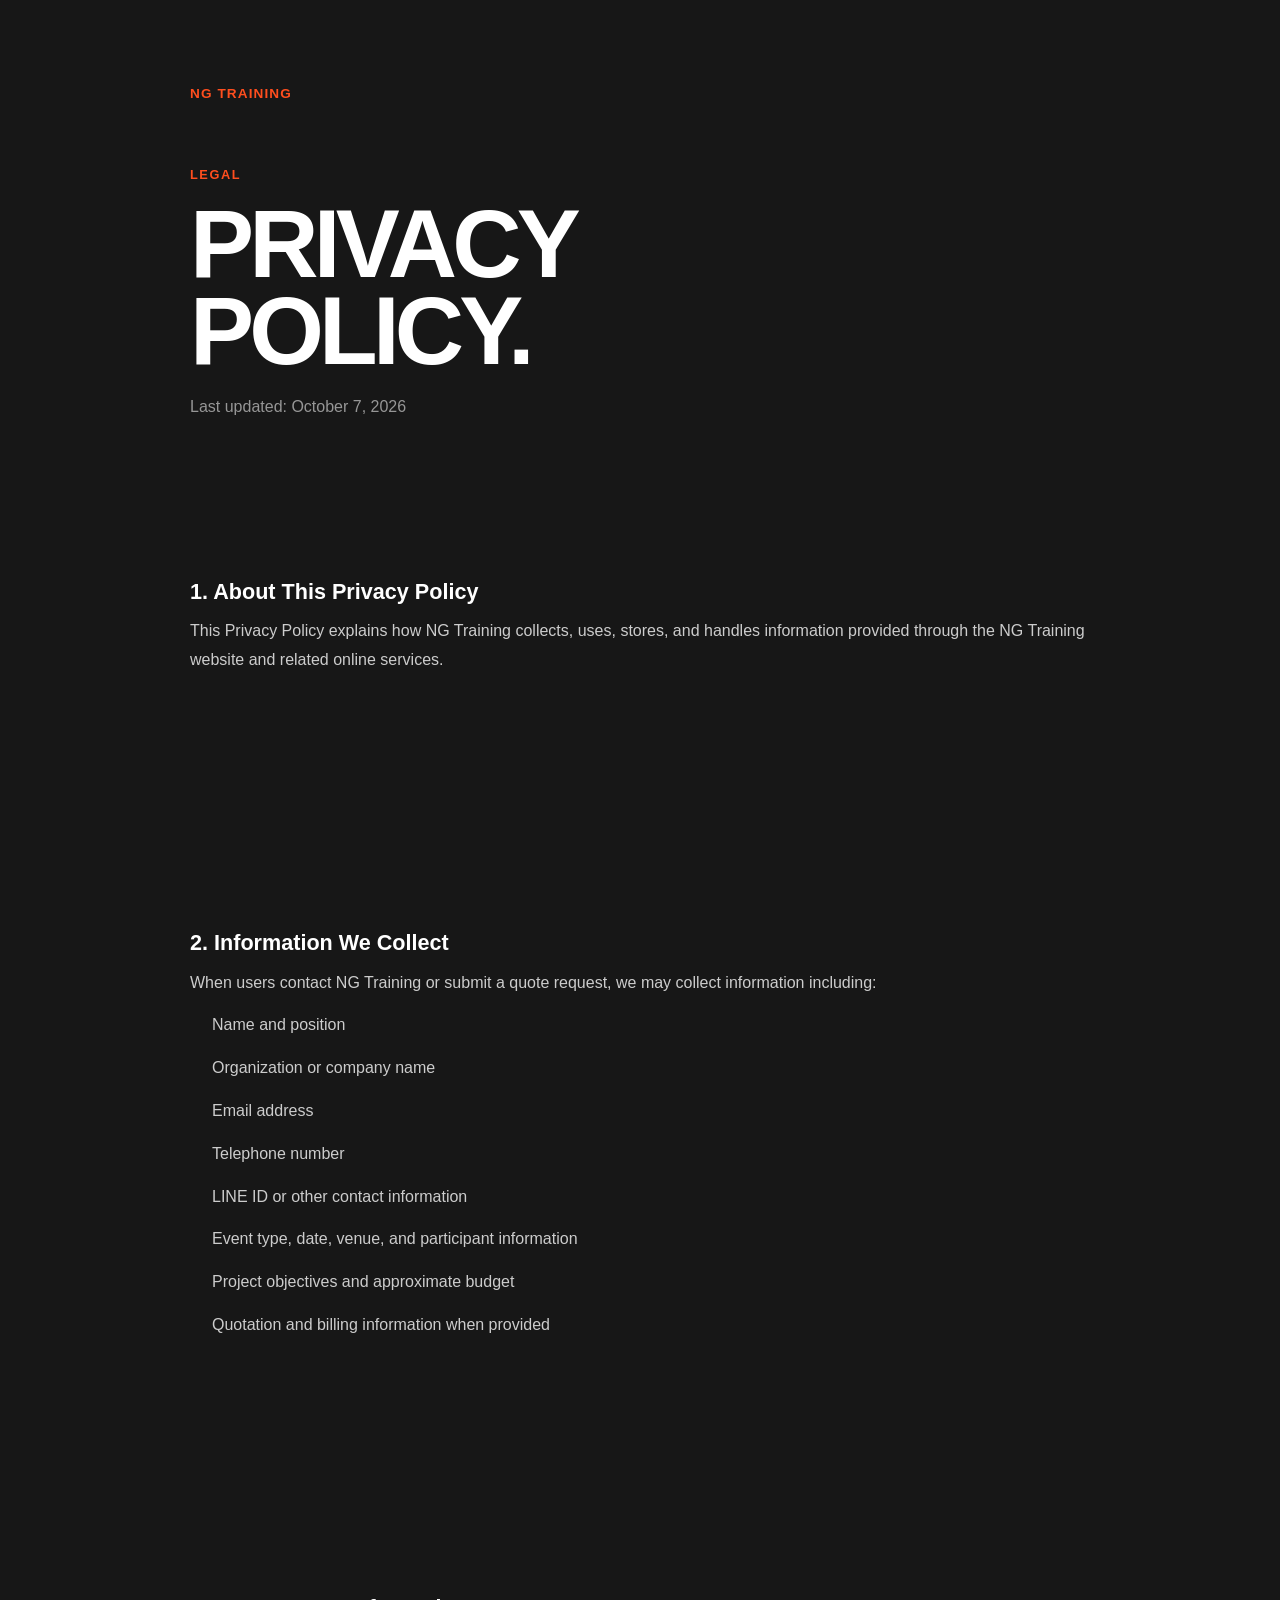
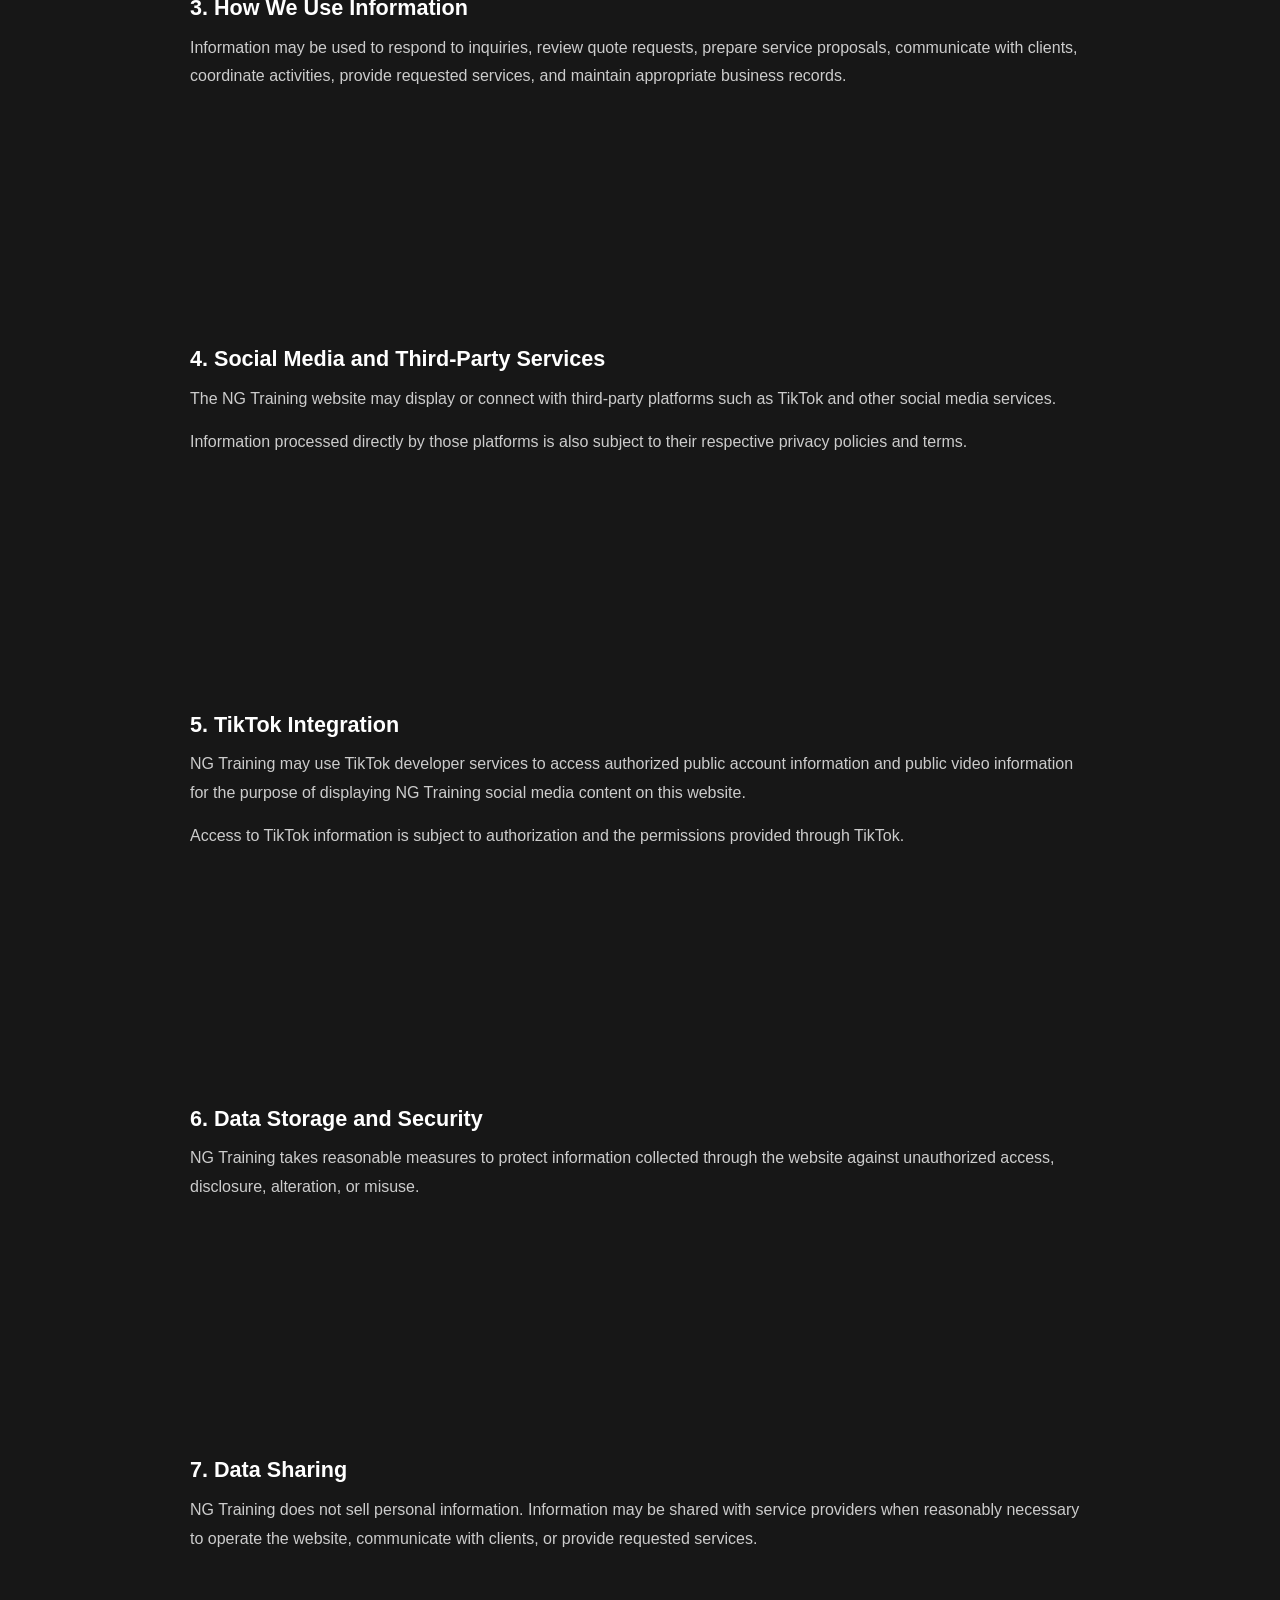
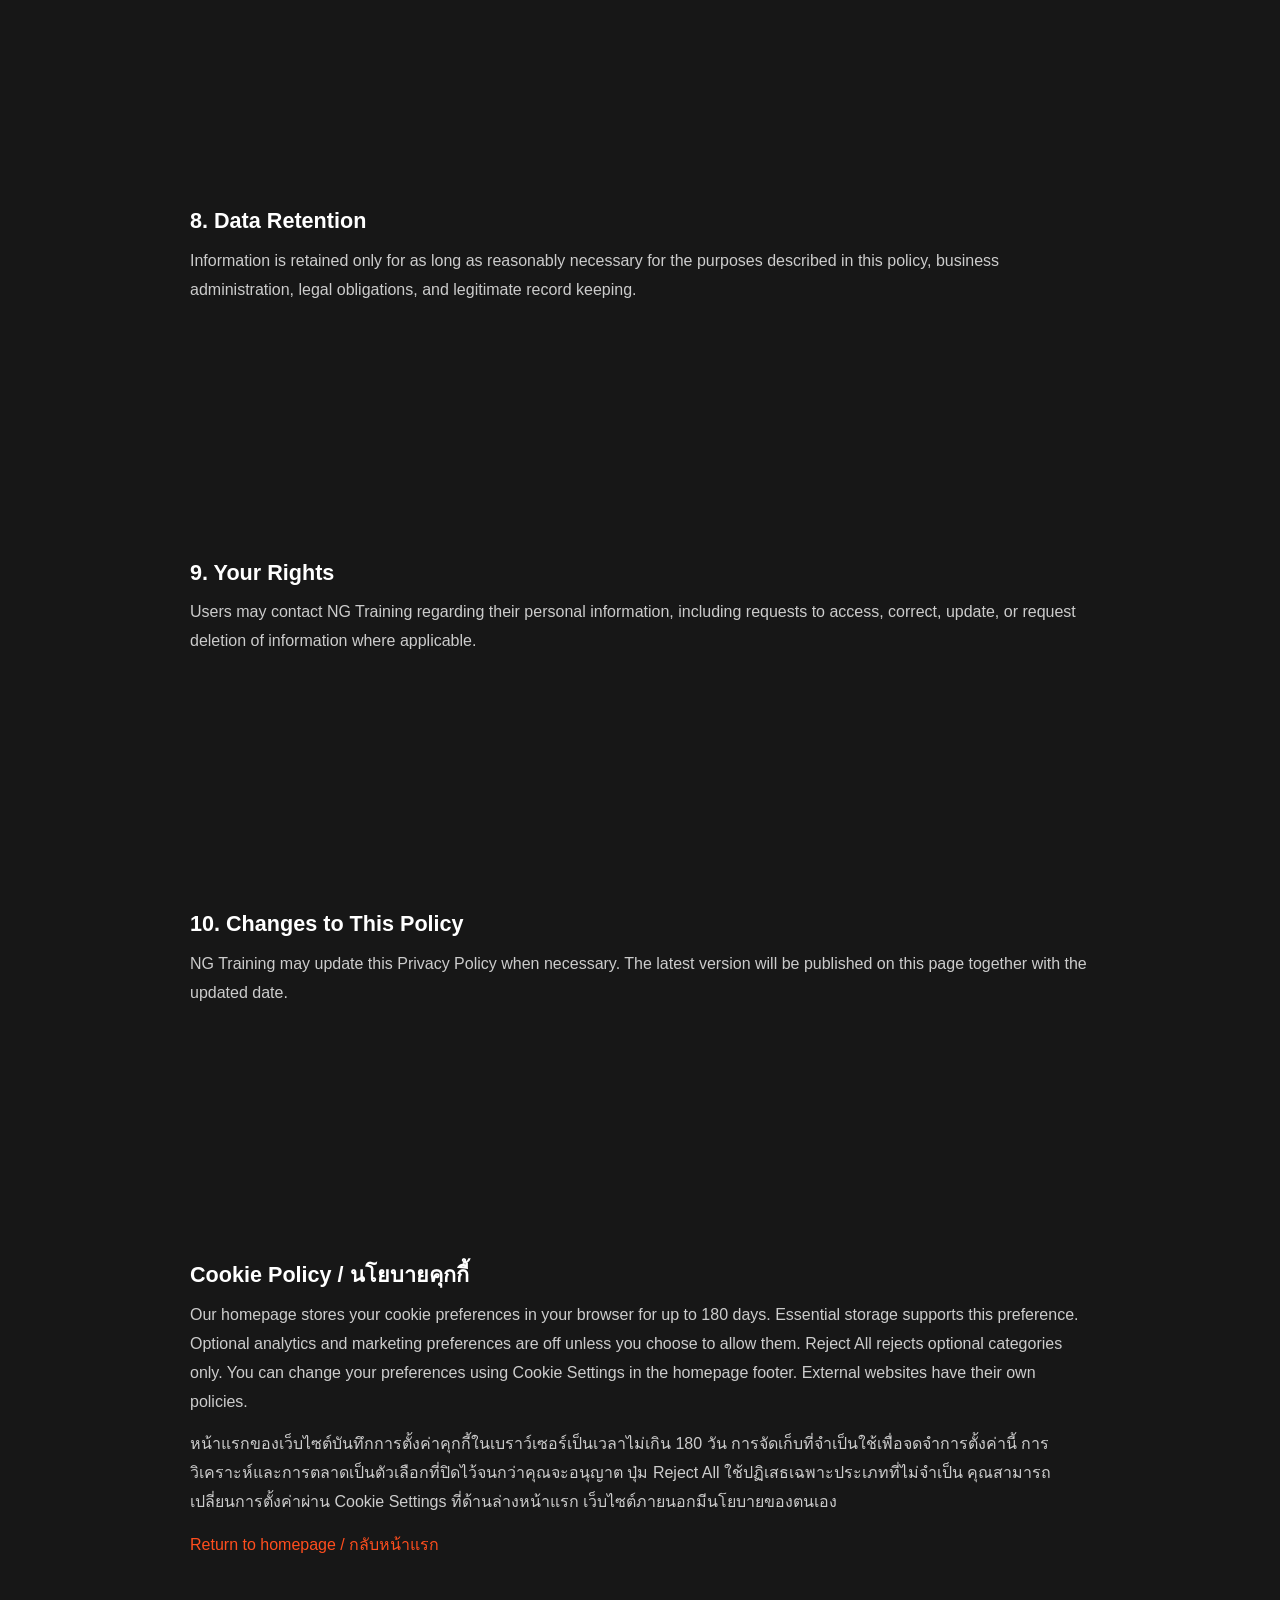
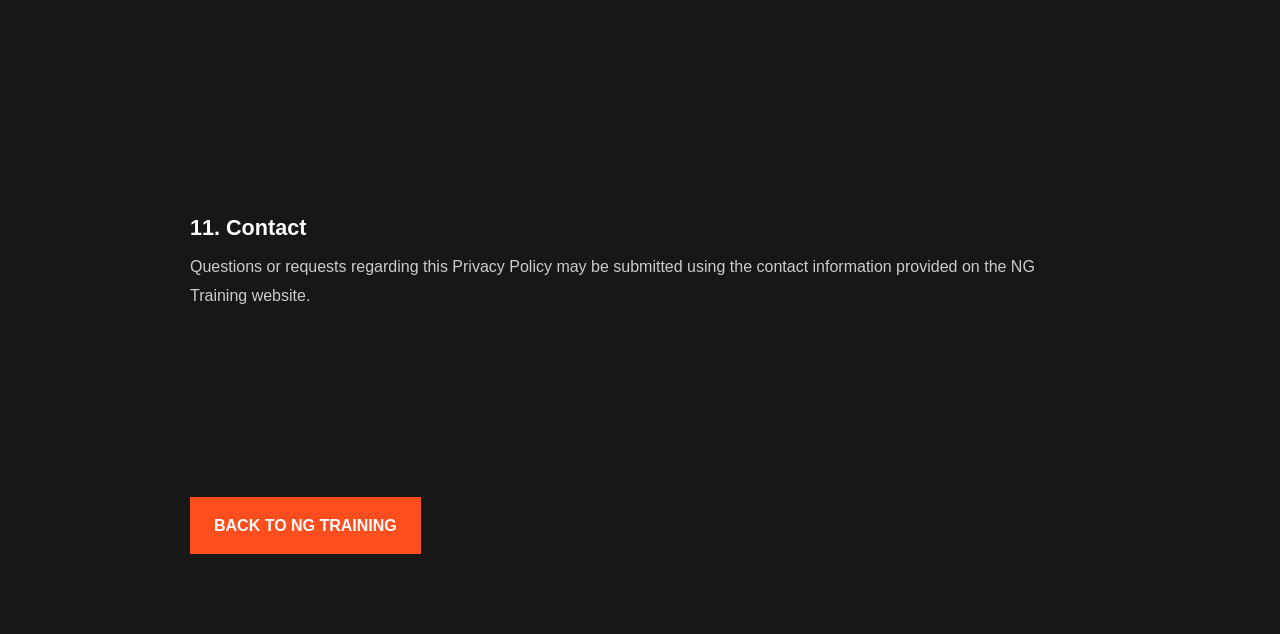
<file: privacy/index.html>
<!DOCTYPE html>
<html lang="en">
<head>
  <meta charset="UTF-8">
  <meta name="viewport" content="width=device-width, initial-scale=1.0">

  <title>Privacy Policy | NG Training</title>

  <meta
    name="description"
    content="Privacy Policy for the NG Training website and online services."
  >

  <link rel="stylesheet" href="/css/variables.css">
  <link rel="stylesheet" href="/css/reset.css">
  <link rel="stylesheet" href="/css/global.css">

  <style>
    body {
      background: #171717;
      color: #ffffff;
    }

    .legal-page {
      min-height: 100vh;
      padding: 80px 24px;
    }

    .legal-container {
      width: min(100%, 900px);
      margin: 0 auto;
    }

    .legal-brand {
      display: inline-block;
      margin-bottom: 60px;
      color: #ff4e1e;
      font-size: 0.85rem;
      font-weight: 800;
      letter-spacing: 0.08em;
      text-decoration: none;
    }

    .legal-label {
      margin-bottom: 16px;
      color: #ff4e1e;
      font-size: 0.8rem;
      font-weight: 800;
      letter-spacing: 0.12em;
    }

    .legal-title {
      margin: 0 0 20px;
      font-size: clamp(3rem, 8vw, 6rem);
      font-weight: 900;
      line-height: 0.9;
      letter-spacing: -0.05em;
    }

    .legal-updated {
      margin-bottom: 60px;
      color: rgba(255, 255, 255, 0.55);
    }

    .legal-content {
      color: rgba(255, 255, 255, 0.78);
      line-height: 1.8;
    }

    .legal-content section {
      margin-bottom: 42px;
    }

    .legal-content h2 {
      margin-bottom: 14px;
      color: #ffffff;
      font-size: 1.35rem;
    }

    .legal-content p,
    .legal-content li {
      margin-bottom: 14px;
    }

    .legal-content ul {
      padding-left: 22px;
    }

    .legal-content a {
      color: #ff4e1e;
    }

    .legal-back {
      display: inline-block;
      margin-top: 30px;
      padding: 16px 24px;
      background: #ff4e1e;
      color: #ffffff;
      font-weight: 800;
      text-decoration: none;
    }
  </style>
</head>

<body>

  <main class="legal-page">
    <div class="legal-container">

      <a class="legal-brand" href="/">
        NG TRAINING
      </a>

      <p class="legal-label">LEGAL</p>

      <h1 class="legal-title">
        PRIVACY<br>POLICY.
      </h1>

      <p class="legal-updated">
        Last updated: October 7, 2026
      </p>

      <div class="legal-content">

        <section>
          <h2>1. About This Privacy Policy</h2>
          <p>
            This Privacy Policy explains how NG Training collects,
            uses, stores, and handles information provided through
            the NG Training website and related online services.
          </p>
        </section>

        <section>
          <h2>2. Information We Collect</h2>
          <p>
            When users contact NG Training or submit a quote request,
            we may collect information including:
          </p>

          <ul>
            <li>Name and position</li>
            <li>Organization or company name</li>
            <li>Email address</li>
            <li>Telephone number</li>
            <li>LINE ID or other contact information</li>
            <li>Event type, date, venue, and participant information</li>
            <li>Project objectives and approximate budget</li>
            <li>Quotation and billing information when provided</li>
          </ul>
        </section>

        <section>
          <h2>3. How We Use Information</h2>
          <p>
            Information may be used to respond to inquiries,
            review quote requests, prepare service proposals,
            communicate with clients, coordinate activities,
            provide requested services, and maintain appropriate
            business records.
          </p>
        </section>

        <section>
          <h2>4. Social Media and Third-Party Services</h2>
          <p>
            The NG Training website may display or connect with
            third-party platforms such as TikTok and other social
            media services.
          </p>

          <p>
            Information processed directly by those platforms is
            also subject to their respective privacy policies and
            terms.
          </p>
        </section>

        <section>
          <h2>5. TikTok Integration</h2>
          <p>
            NG Training may use TikTok developer services to access
            authorized public account information and public video
            information for the purpose of displaying NG Training
            social media content on this website.
          </p>

          <p>
            Access to TikTok information is subject to authorization
            and the permissions provided through TikTok.
          </p>
        </section>

        <section>
          <h2>6. Data Storage and Security</h2>
          <p>
            NG Training takes reasonable measures to protect
            information collected through the website against
            unauthorized access, disclosure, alteration, or misuse.
          </p>
        </section>

        <section>
          <h2>7. Data Sharing</h2>
          <p>
            NG Training does not sell personal information.
            Information may be shared with service providers when
            reasonably necessary to operate the website, communicate
            with clients, or provide requested services.
          </p>
        </section>

        <section>
          <h2>8. Data Retention</h2>
          <p>
            Information is retained only for as long as reasonably
            necessary for the purposes described in this policy,
            business administration, legal obligations, and
            legitimate record keeping.
          </p>
        </section>

        <section>
          <h2>9. Your Rights</h2>
          <p>
            Users may contact NG Training regarding their personal
            information, including requests to access, correct,
            update, or request deletion of information where
            applicable.
          </p>
        </section>

        <section>
          <h2>10. Changes to This Policy</h2>
          <p>
            NG Training may update this Privacy Policy when
            necessary. The latest version will be published on this
            page together with the updated date.
          </p>
        </section>

        <section id="cookies">
          <h2>Cookie Policy / นโยบายคุกกี้</h2>
          <p>Our homepage stores your cookie preferences in your browser for up to 180 days. Essential storage supports this preference. Optional analytics and marketing preferences are off unless you choose to allow them. Reject All rejects optional categories only. You can change your preferences using Cookie Settings in the homepage footer. External websites have their own policies.</p>
          <p lang="th">หน้าแรกของเว็บไซต์บันทึกการตั้งค่าคุกกี้ในเบราว์เซอร์เป็นเวลาไม่เกิน 180 วัน การจัดเก็บที่จำเป็นใช้เพื่อจดจำการตั้งค่านี้ การวิเคราะห์และการตลาดเป็นตัวเลือกที่ปิดไว้จนกว่าคุณจะอนุญาต ปุ่ม Reject All ใช้ปฏิเสธเฉพาะประเภทที่ไม่จำเป็น คุณสามารถเปลี่ยนการตั้งค่าผ่าน Cookie Settings ที่ด้านล่างหน้าแรก เว็บไซต์ภายนอกมีนโยบายของตนเอง</p>
          <p><a href="/">Return to homepage / กลับหน้าแรก</a></p>
        </section>

        <section>
          <h2>11. Contact</h2>
          <p>
            Questions or requests regarding this Privacy Policy
            may be submitted using the contact information provided
            on the NG Training website.
          </p>
        </section>

      </div>

      <a class="legal-back" href="/">
        BACK TO NG TRAINING
      </a>

    </div>
  </main>

</body>
</html>
</file>
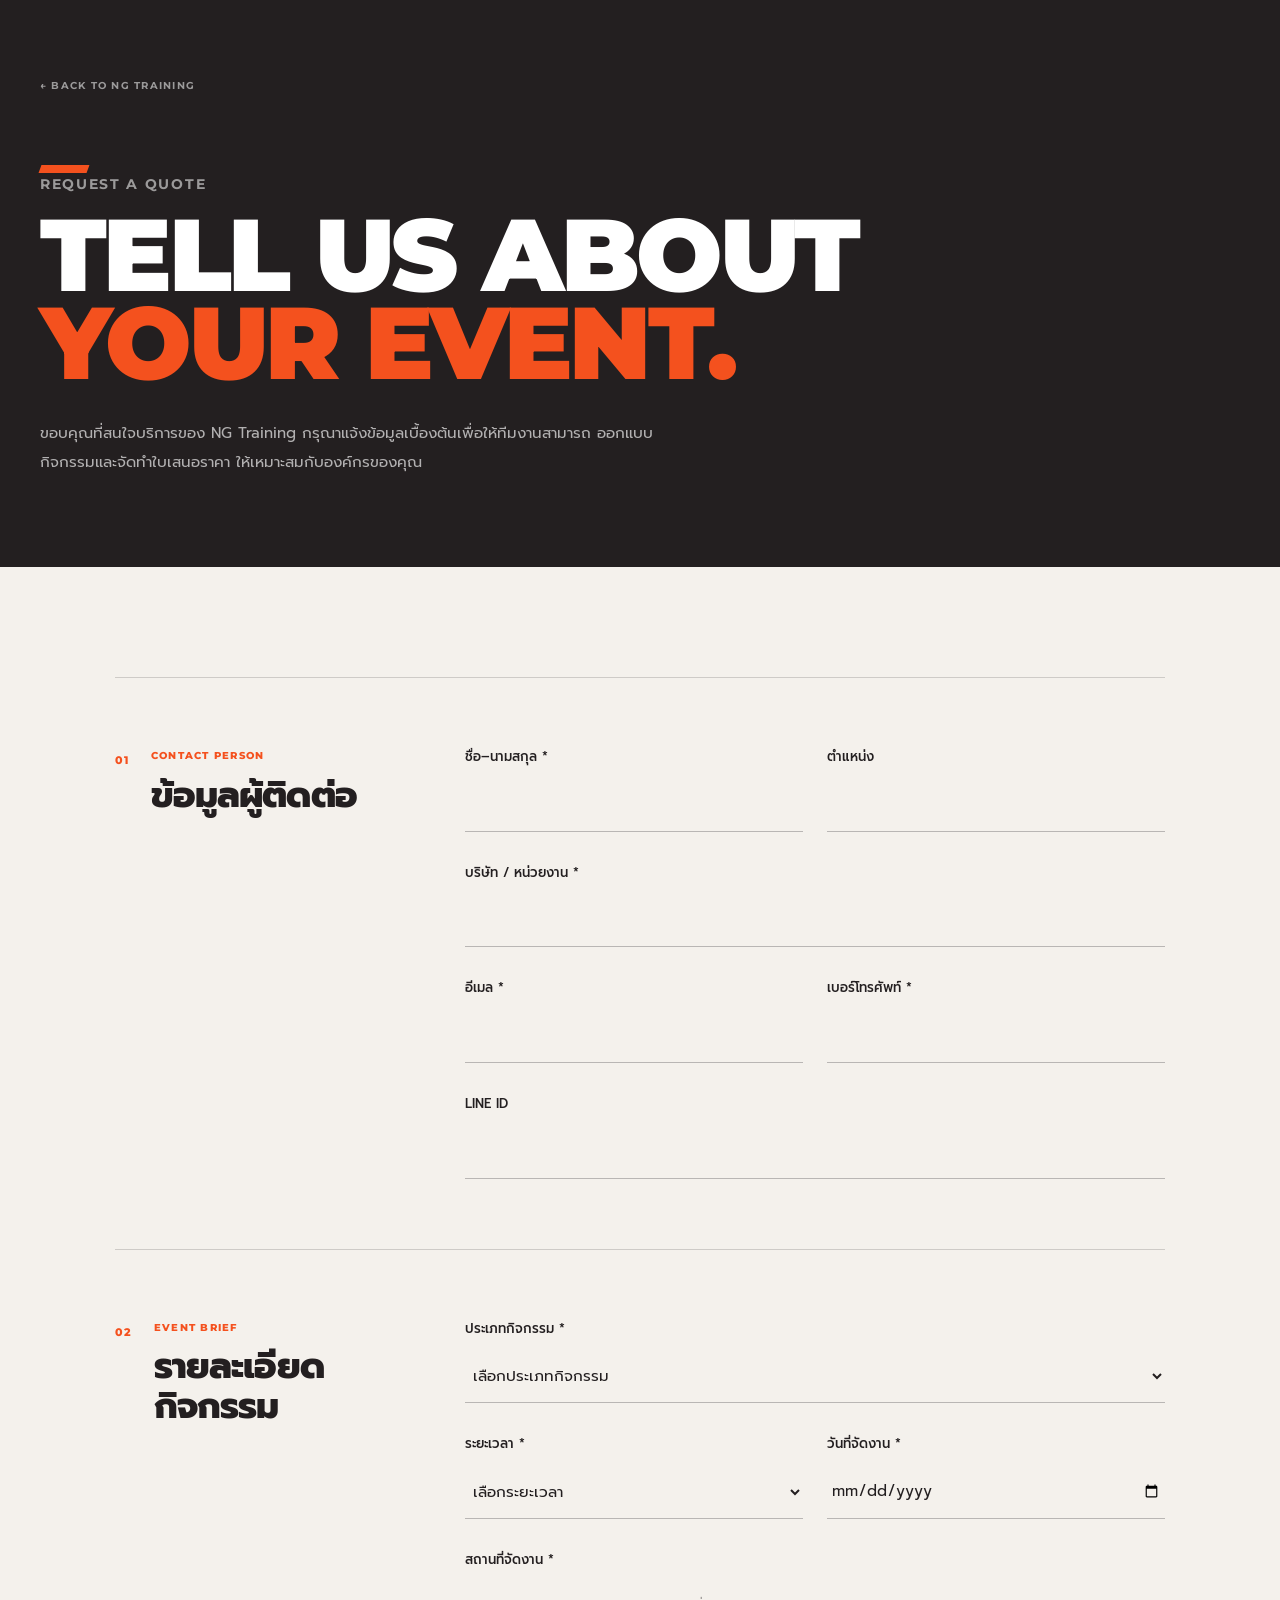
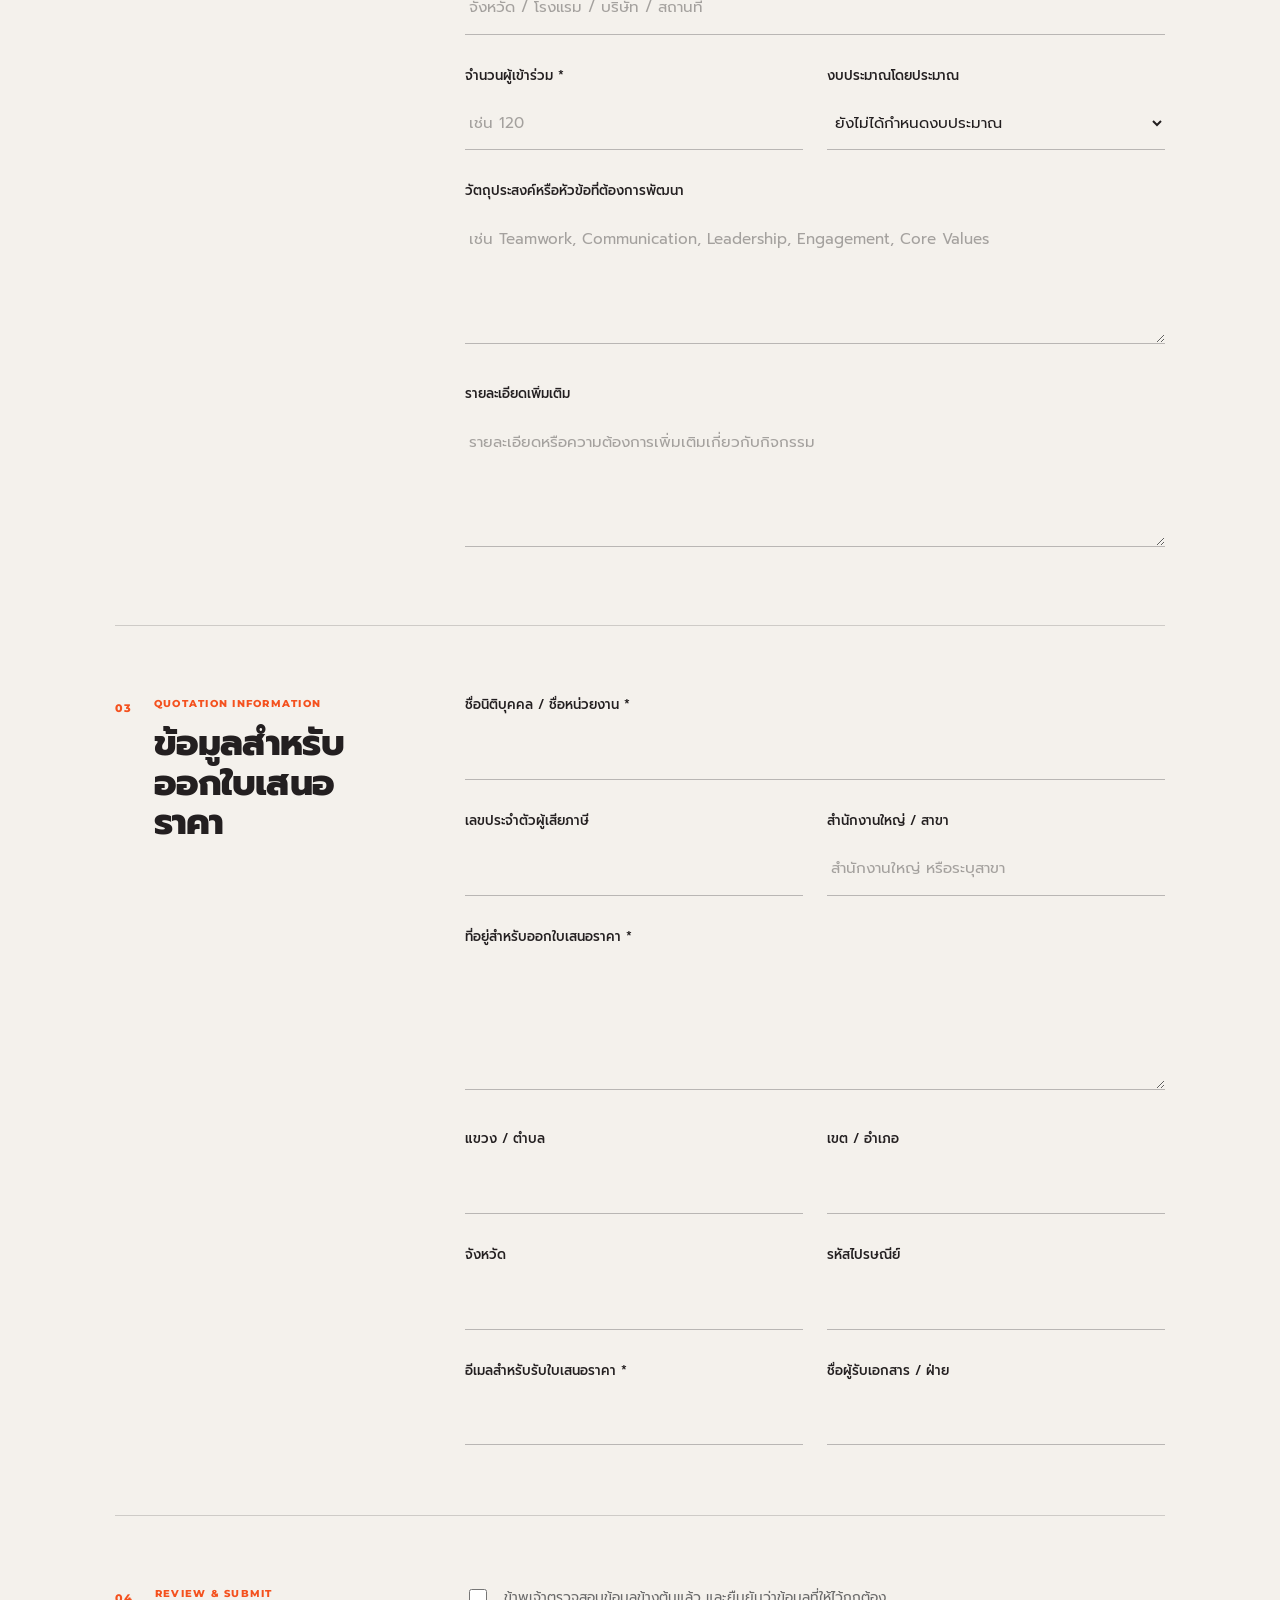
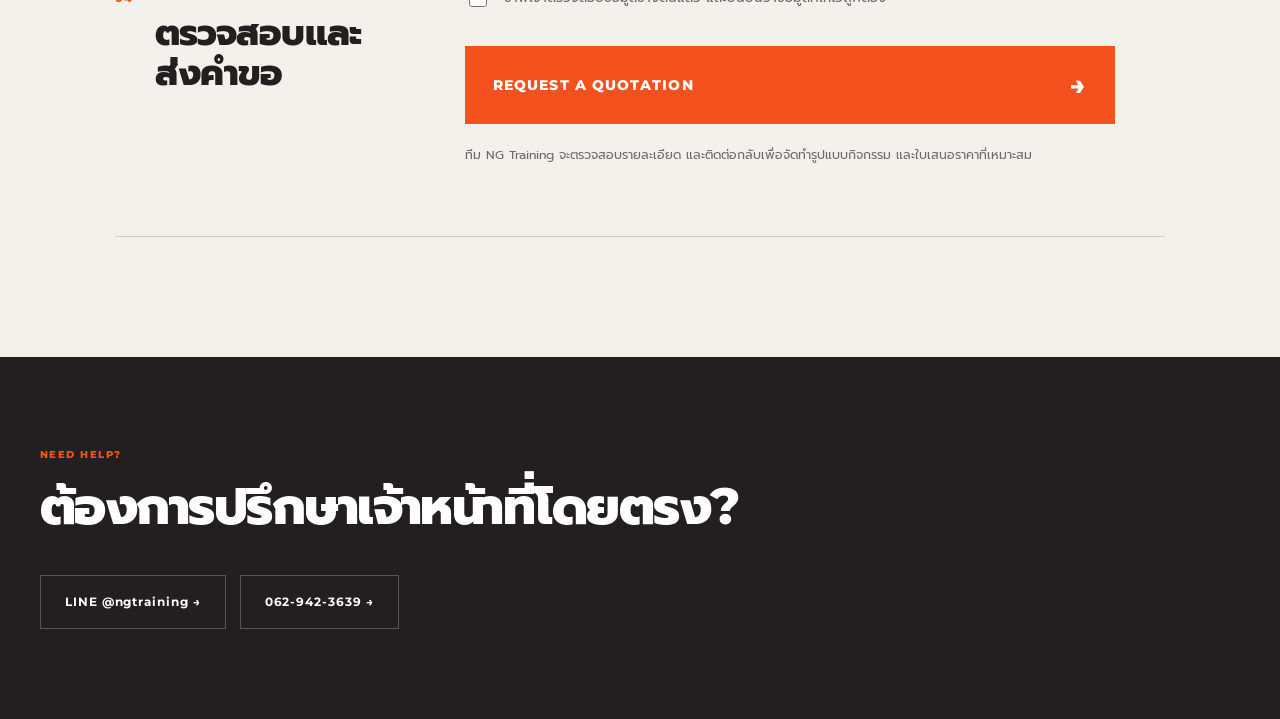
<file: quote/index.html>
<!DOCTYPE html>
<html lang="th">
<head>
  <meta charset="UTF-8">
  <meta name="viewport" content="width=device-width, initial-scale=1.0">

  <title>Request a Quote | NG Training</title>

  <meta
    name="description"
    content="ส่งรายละเอียดกิจกรรมเพื่อให้ทีม NG Training ออกแบบกิจกรรมและจัดทำใบเสนอราคาสำหรับองค์กรของคุณ"
  >

  <link rel="preconnect" href="https://fonts.googleapis.com">
  <link rel="preconnect" href="https://fonts.gstatic.com" crossorigin>

  <link
    href="https://fonts.googleapis.com/css2?family=Montserrat:wght@600;700;800;900&family=Prompt:wght@300;400;500;600;700&display=swap"
    rel="stylesheet"
  >

  <link rel="stylesheet" href="../css/variables.css">
  <link rel="stylesheet" href="../css/reset.css">
  <link rel="stylesheet" href="../css/global.css">
<link rel="stylesheet" href="../css/quote.css">
</head>

<body>

  <main class="quote-page">

    <!-- =========================
         QUOTE HERO
    ========================== -->

    <section class="quote-hero">
      <div class="container">

        <a class="quote-back" href="../">
          ← BACK TO NG TRAINING
        </a>

        <div class="ng-slash"></div>

        <p class="section-label">
          REQUEST A QUOTE
        </p>

        <h1 class="quote-title">
          TELL US ABOUT<br>
          <span>YOUR EVENT.</span>
        </h1>

        <p class="quote-description">
          ขอบคุณที่สนใจบริการของ NG Training
          กรุณาแจ้งข้อมูลเบื้องต้นเพื่อให้ทีมงานสามารถ
          ออกแบบกิจกรรมและจัดทำใบเสนอราคา
          ให้เหมาะสมกับองค์กรของคุณ
        </p>

      </div>
    </section>


    <!-- =========================
         QUOTE FORM
    ========================== -->

    <section class="quote-form-section">
      <div class="container">

        <form class="quote-form" id="quote-form">


          <!-- =====================
               01 CONTACT PERSON
          ====================== -->

          <section class="quote-step">

            <div class="quote-step-heading">
              <span class="quote-step-number">01</span>

              <div>
                <p>CONTACT PERSON</p>
                <h2>ข้อมูลผู้ติดต่อ</h2>
              </div>
            </div>


            <div class="quote-fields">

              <div class="quote-field">
                <label for="contact-name">
                  ชื่อ–นามสกุล *
                </label>

                <input
                  type="text"
                  id="contact-name"
                  name="contactName"
                  required
                >
              </div>


              <div class="quote-field">
                <label for="position">
                  ตำแหน่ง
                </label>

                <input
                  type="text"
                  id="position"
                  name="position"
                >
              </div>


              <div class="quote-field quote-field-full">
                <label for="organization">
                  บริษัท / หน่วยงาน *
                </label>

                <input
                  type="text"
                  id="organization"
                  name="organization"
                  required
                >
              </div>


              <div class="quote-field">
                <label for="email">
                  อีเมล *
                </label>

                <input
                  type="email"
                  id="email"
                  name="email"
                  required
                >
              </div>


              <div class="quote-field">
                <label for="phone">
                  เบอร์โทรศัพท์ *
                </label>

                <input
                  type="tel"
                  id="phone"
                  name="phone"
                  required
                >
              </div>


              <div class="quote-field quote-field-full">
                <label for="line-id">
                  LINE ID
                </label>

                <input
                  type="text"
                  id="line-id"
                  name="lineId"
                >
              </div>

            </div>

          </section>


          <!-- =====================
               02 EVENT BRIEF
          ====================== -->

          <section class="quote-step">

            <div class="quote-step-heading">
              <span class="quote-step-number">02</span>

              <div>
                <p>EVENT BRIEF</p>
                <h2>รายละเอียดกิจกรรม</h2>
              </div>
            </div>


            <div class="quote-fields">

              <div class="quote-field quote-field-full">
                <label for="event-type">
                  ประเภทกิจกรรม *
                </label>

                <select
                  id="event-type"
                  name="eventType"
                  required
                >
                  <option value="">
                    เลือกประเภทกิจกรรม
                  </option>

                  <option value="Team Building">
                    Team Building
                  </option>

                  <option value="Training">
                    Training
                  </option>

                  <option value="Outing">
                    Outing
                  </option>

                  <option value="Staff Party">
                    Staff Party
                  </option>

                  <option value="Other">
                    อื่น ๆ
                  </option>
                </select>
              </div>


              <div class="quote-field">
                <label for="duration">
                  ระยะเวลา *
                </label>

                <select
                  id="duration"
                  name="duration"
                  required
                >
                  <option value="">
                    เลือกระยะเวลา
                  </option>

                  <option value="2 Hours">
                    2 ชั่วโมง
                  </option>

                  <option value="Half Day">
                    ครึ่งวัน
                  </option>

                  <option value="1 Day">
                    1 วัน
                  </option>

                  <option value="More Than 1 Day">
                    มากกว่า 1 วัน
                  </option>
                </select>
              </div>


              <div class="quote-field">
                <label for="event-date">
                  วันที่จัดงาน *
                </label>

                <input
                  type="date"
                  id="event-date"
                  name="eventDate"
                  required
                >
              </div>


              <div class="quote-field quote-field-full">
                <label for="venue">
                  สถานที่จัดงาน *
                </label>

                <input
                  type="text"
                  id="venue"
                  name="venue"
                  placeholder="จังหวัด / โรงแรม / บริษัท / สถานที่"
                  required
                >
              </div>


              <div class="quote-field">
                <label for="participants">
                  จำนวนผู้เข้าร่วม *
                </label>

                <input
                  type="number"
                  id="participants"
                  name="participants"
                  min="1"
                  placeholder="เช่น 120"
                  required
                >
              </div>


              <div class="quote-field">
                <label for="budget">
                  งบประมาณโดยประมาณ
                </label>

                <select
                  id="budget"
                  name="budget"
                >
                  <option value="">
                    ยังไม่ได้กำหนดงบประมาณ
                  </option>

                  <option value="Under 30000">
                    ต่ำกว่า 30,000 บาท
                  </option>

                  <option value="30000-50000">
                    30,000–50,000 บาท
                  </option>

                  <option value="50000-100000">
                    50,000–100,000 บาท
                  </option>

                  <option value="100000+">
                    มากกว่า 100,000 บาท
                  </option>
                </select>
              </div>


              <div class="quote-field quote-field-full">
                <label for="objectives">
                  วัตถุประสงค์หรือหัวข้อที่ต้องการพัฒนา
                </label>

                <textarea
                  id="objectives"
                  name="objectives"
                  rows="4"
                  placeholder="เช่น Teamwork, Communication, Leadership, Engagement, Core Values"
                ></textarea>
              </div>


              <div class="quote-field quote-field-full">
                <label for="event-note">
                  รายละเอียดเพิ่มเติม
                </label>

                <textarea
                  id="event-note"
                  name="eventNote"
                  rows="4"
                  placeholder="รายละเอียดหรือความต้องการเพิ่มเติมเกี่ยวกับกิจกรรม"
                ></textarea>
              </div>

            </div>

          </section>


          <!-- =====================
               03 QUOTATION INFO
          ====================== -->

          <section class="quote-step">

            <div class="quote-step-heading">
              <span class="quote-step-number">03</span>

              <div>
                <p>QUOTATION INFORMATION</p>
                <h2>ข้อมูลสำหรับออกใบเสนอราคา</h2>
              </div>
            </div>


            <div class="quote-fields">

              <div class="quote-field quote-field-full">
                <label for="legal-name">
                  ชื่อนิติบุคคล / ชื่อหน่วยงาน *
                </label>

                <input
                  type="text"
                  id="legal-name"
                  name="legalName"
                  required
                >
              </div>


              <div class="quote-field">
                <label for="tax-id">
                  เลขประจำตัวผู้เสียภาษี
                </label>

                <input
                  type="text"
                  id="tax-id"
                  name="taxId"
                >
              </div>


              <div class="quote-field">
                <label for="branch">
                  สำนักงานใหญ่ / สาขา
                </label>

                <input
                  type="text"
                  id="branch"
                  name="branch"
                  placeholder="สำนักงานใหญ่ หรือระบุสาขา"
                >
              </div>


              <div class="quote-field quote-field-full">
                <label for="quotation-address">
                  ที่อยู่สำหรับออกใบเสนอราคา *
                </label>

                <textarea
                  id="quotation-address"
                  name="quotationAddress"
                  rows="4"
                  required
                ></textarea>
              </div>


              <div class="quote-field">
                <label for="district">
                  แขวง / ตำบล
                </label>

                <input
                  type="text"
                  id="district"
                  name="district"
                >
              </div>


              <div class="quote-field">
                <label for="area">
                  เขต / อำเภอ
                </label>

                <input
                  type="text"
                  id="area"
                  name="area"
                >
              </div>


              <div class="quote-field">
                <label for="province">
                  จังหวัด
                </label>

                <input
                  type="text"
                  id="province"
                  name="province"
                >
              </div>


              <div class="quote-field">
                <label for="postal-code">
                  รหัสไปรษณีย์
                </label>

                <input
                  type="text"
                  id="postal-code"
                  name="postalCode"
                >
              </div>


              <div class="quote-field">
                <label for="quotation-email">
                  อีเมลสำหรับรับใบเสนอราคา *
                </label>

                <input
                  type="email"
                  id="quotation-email"
                  name="quotationEmail"
                  required
                >
              </div>


              <div class="quote-field">
                <label for="document-contact">
                  ชื่อผู้รับเอกสาร / ฝ่าย
                </label>

                <input
                  type="text"
                  id="document-contact"
                  name="documentContact"
                >
              </div>

            </div>

          </section>


          <!-- =====================
               04 REVIEW
          ====================== -->

          <section class="quote-step quote-review">

            <div class="quote-step-heading">
              <span class="quote-step-number">04</span>

              <div>
                <p>REVIEW & SUBMIT</p>
                <h2>ตรวจสอบและส่งคำขอ</h2>
              </div>
            </div>


            <div class="quote-confirm">

              <label class="quote-checkbox">

                <input
                  type="checkbox"
                  id="confirm-information"
                  required
                >

                <span>
                  ข้าพเจ้าตรวจสอบข้อมูลข้างต้นแล้ว
                  และยืนยันว่าข้อมูลที่ให้ไว้ถูกต้อง
                </span>

              </label>


              <button
                class="quote-submit"
                type="submit"
              >
                REQUEST A QUOTATION
                <span>→</span>
              </button>


              <p class="quote-submit-note">
                ทีม NG Training จะตรวจสอบรายละเอียด
                และติดต่อกลับเพื่อจัดทำรูปแบบกิจกรรม
                และใบเสนอราคาที่เหมาะสม
              </p>

            </div>

          </section>


        </form>

      </div>
    </section>


    <!-- =========================
         DIRECT CONTACT
    ========================== -->

    <section class="quote-contact">
      <div class="container">

        <p>NEED HELP?</p>

        <h2>
          ต้องการปรึกษาเจ้าหน้าที่โดยตรง?
        </h2>

        <div class="quote-contact-actions">

          <a
            href="https://lin.ee/vVU6xKkh"
            target="_blank"
            rel="noopener noreferrer"
          >
            LINE @ngtraining →
          </a>

          <a href="tel:0629423639">
            062-942-3639 →
          </a>

        </div>

      </div>
    </section>

  </main>
<script src="../js/quote.js"></script>
</body>
</html>
</file>
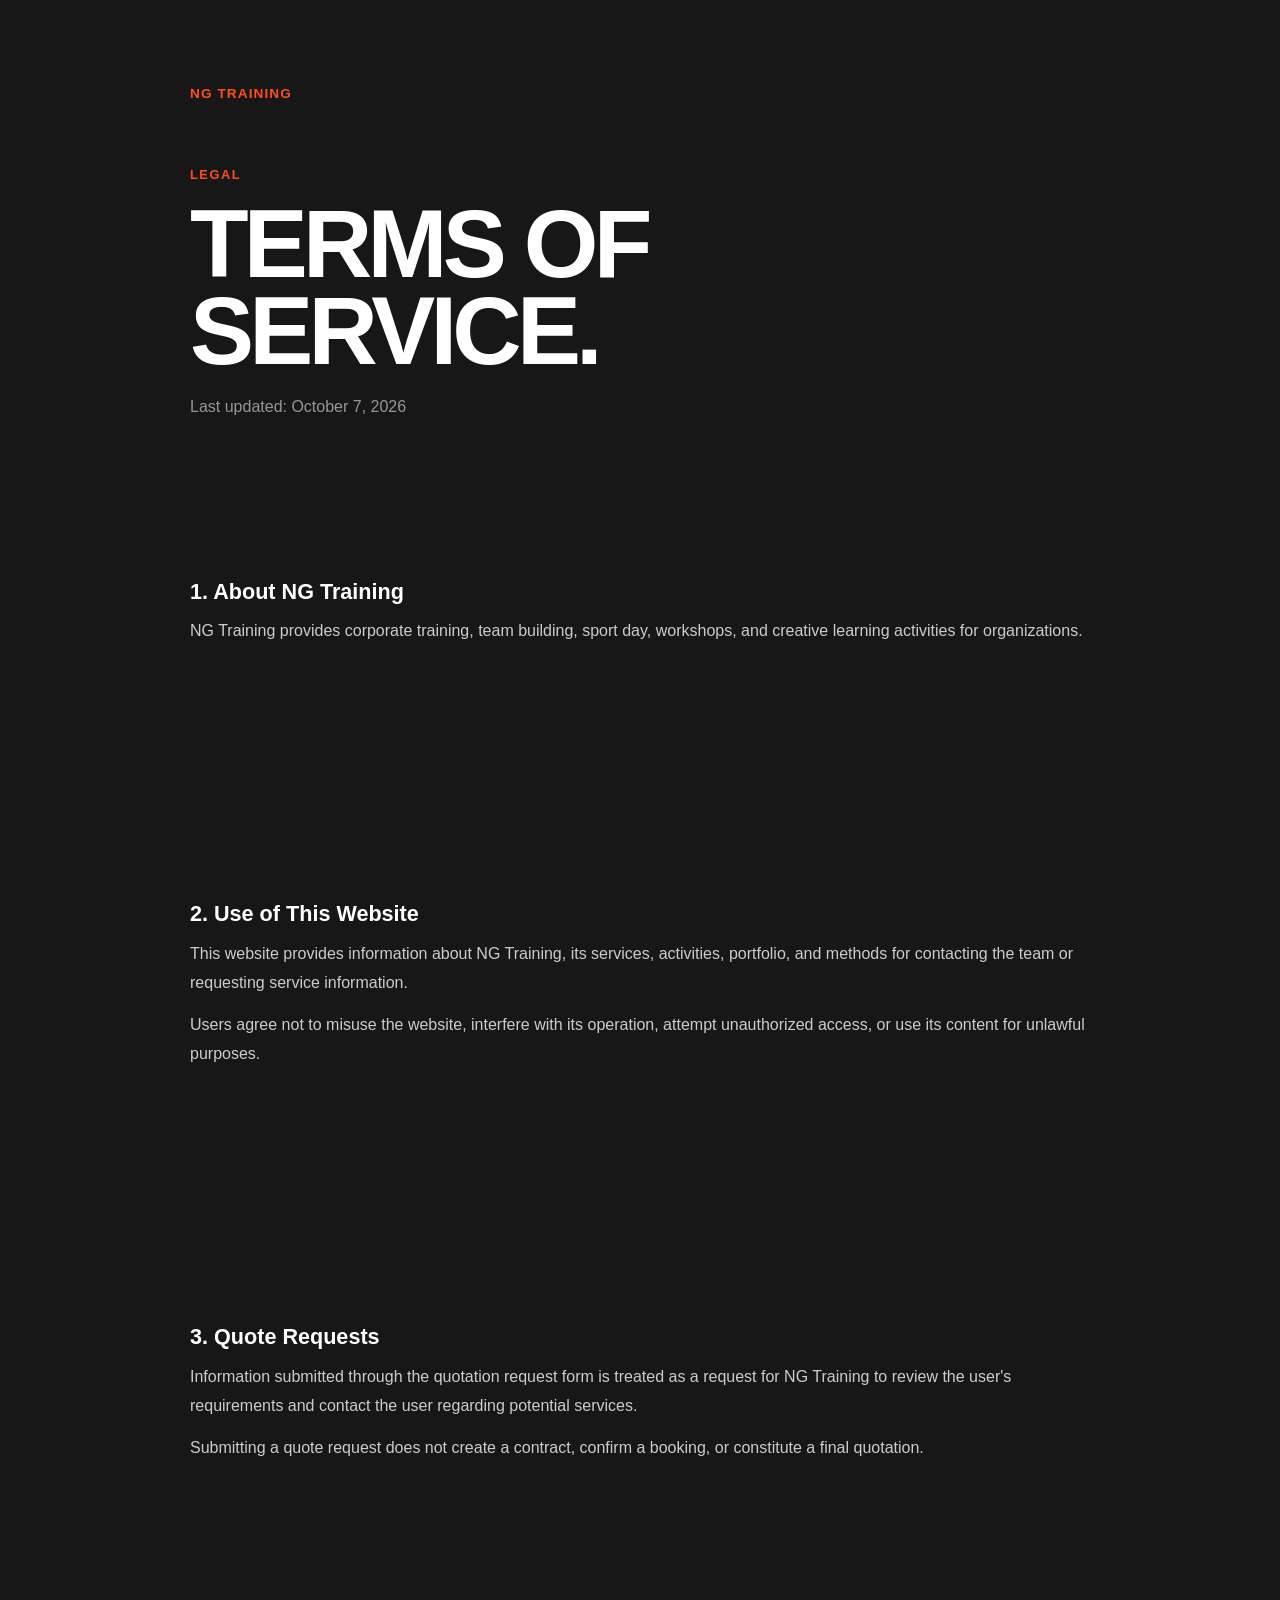
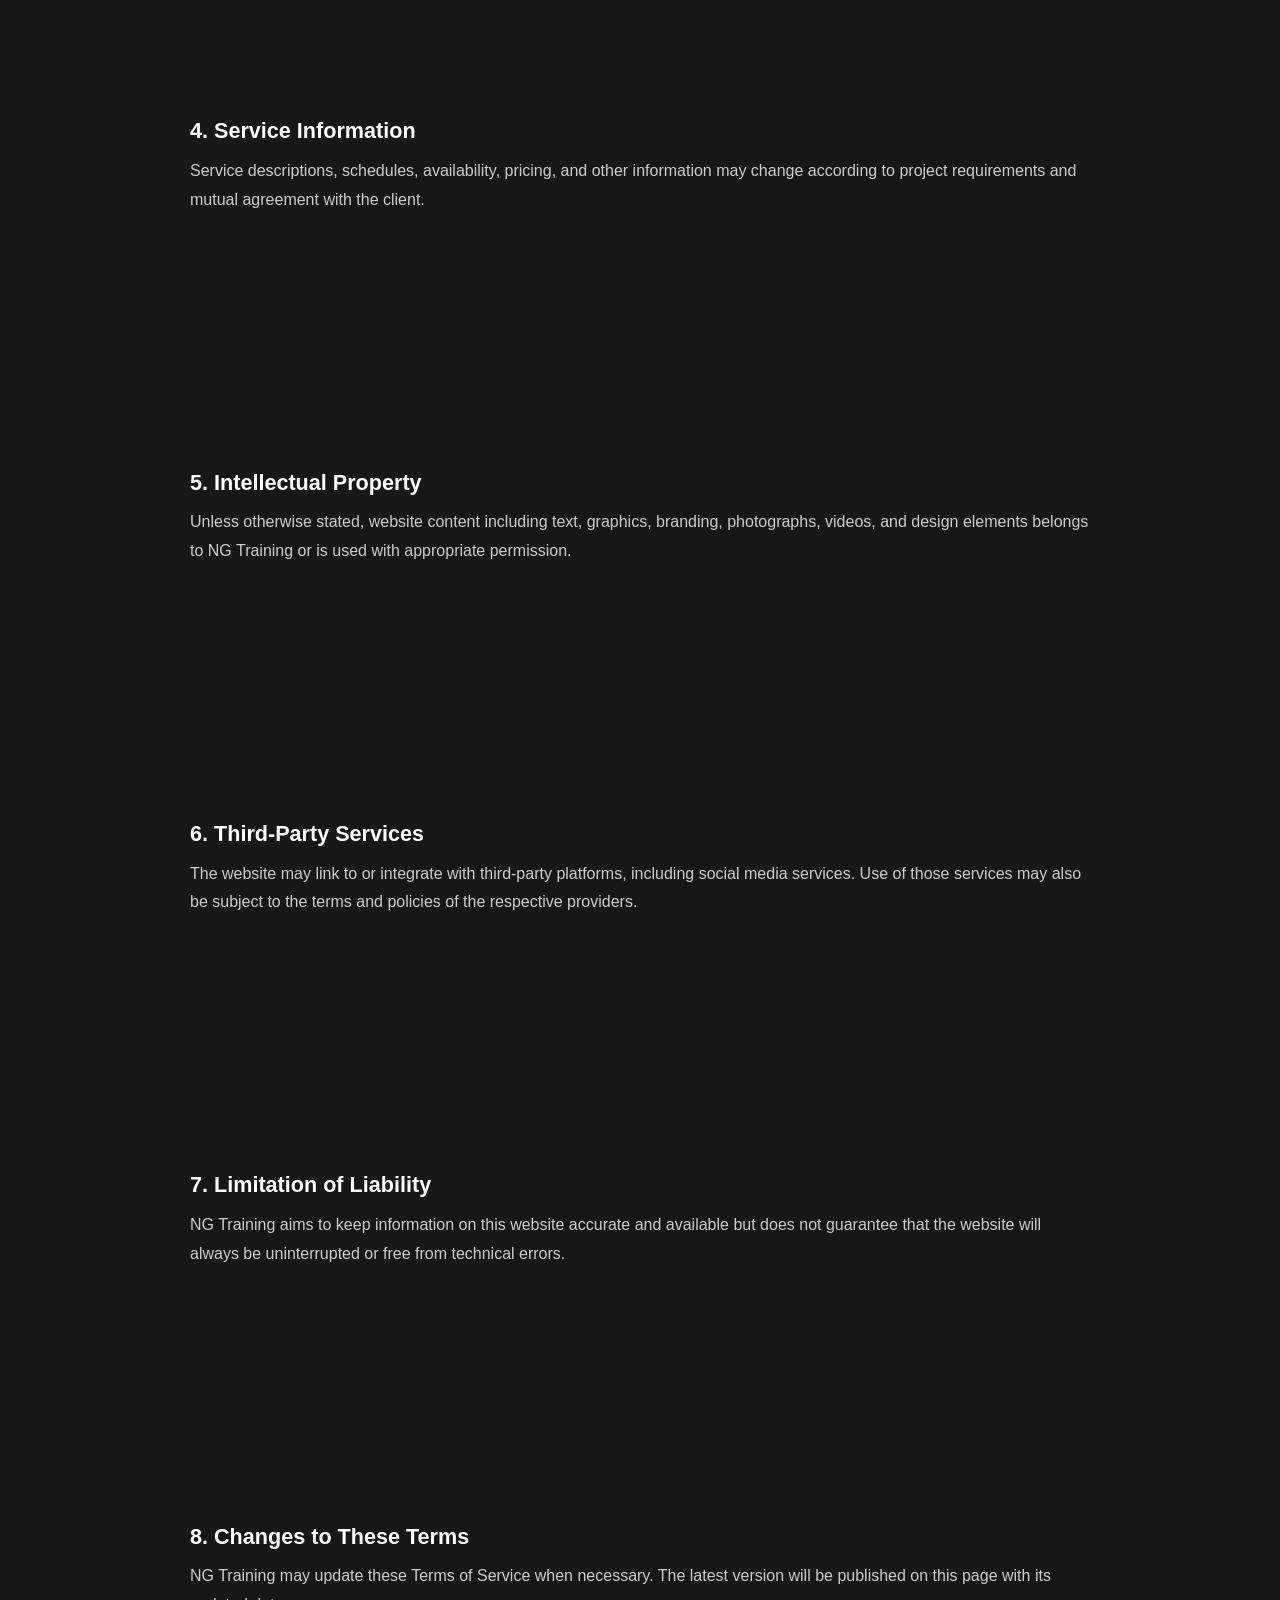
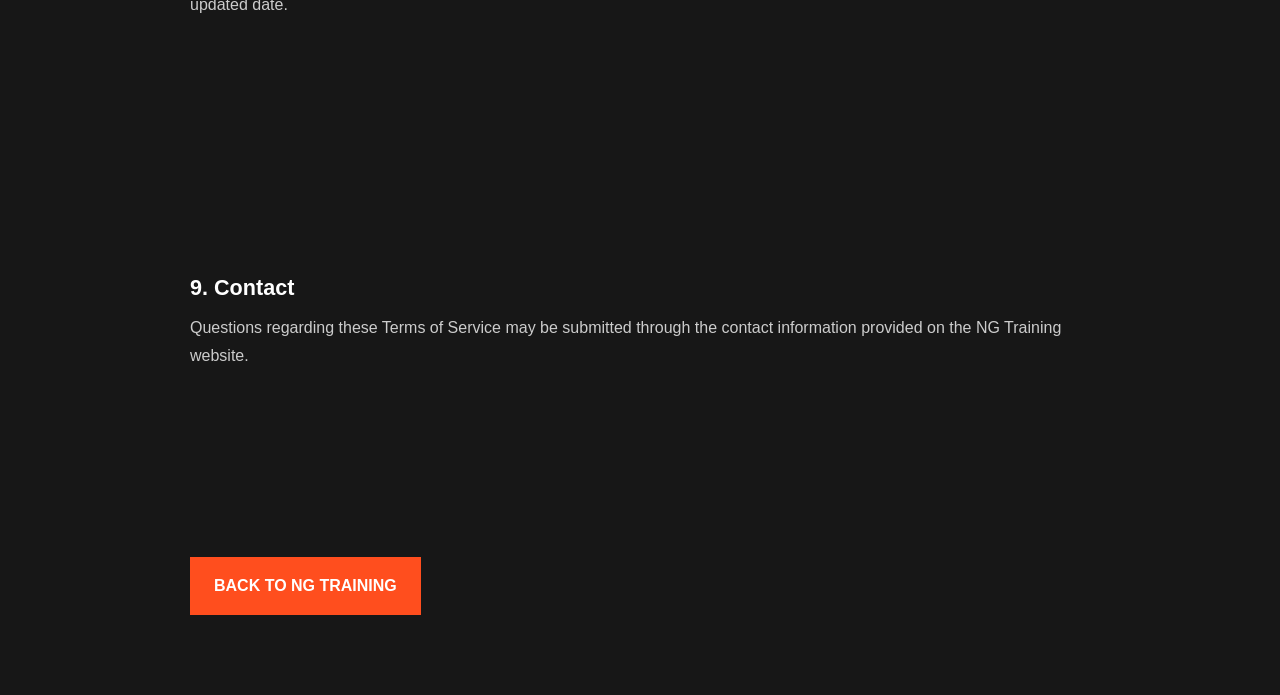
<file: terms/index.html>
<!DOCTYPE html>
<html lang="en">
<head>
  <meta charset="UTF-8">
  <meta name="viewport" content="width=device-width, initial-scale=1.0">

  <title>Terms of Service | NG Training</title>

  <meta
    name="description"
    content="Terms of Service for the NG Training website and online services."
  >

  <link rel="stylesheet" href="/css/variables.css">
  <link rel="stylesheet" href="/css/reset.css">
  <link rel="stylesheet" href="/css/global.css">

  <style>
    body {
      background: #171717;
      color: #ffffff;
    }

    .legal-page {
      min-height: 100vh;
      padding: 80px 24px;
    }

    .legal-container {
      width: min(100%, 900px);
      margin: 0 auto;
    }

    .legal-brand {
      display: inline-block;
      margin-bottom: 60px;
      color: #ff4e1e;
      font-size: 0.85rem;
      font-weight: 800;
      letter-spacing: 0.08em;
      text-decoration: none;
    }

    .legal-label {
      margin-bottom: 16px;
      color: #ff4e1e;
      font-size: 0.8rem;
      font-weight: 800;
      letter-spacing: 0.12em;
    }

    .legal-title {
      margin: 0 0 20px;
      font-size: clamp(3rem, 8vw, 6rem);
      font-weight: 900;
      line-height: 0.9;
      letter-spacing: -0.05em;
    }

    .legal-updated {
      margin-bottom: 60px;
      color: rgba(255, 255, 255, 0.55);
    }

    .legal-content {
      color: rgba(255, 255, 255, 0.78);
      line-height: 1.8;
    }

    .legal-content section {
      margin-bottom: 42px;
    }

    .legal-content h2 {
      margin-bottom: 14px;
      color: #ffffff;
      font-size: 1.35rem;
    }

    .legal-content p {
      margin-bottom: 14px;
    }

    .legal-content a {
      color: #ff4e1e;
    }

    .legal-back {
      display: inline-block;
      margin-top: 30px;
      padding: 16px 24px;
      background: #ff4e1e;
      color: #ffffff;
      font-weight: 800;
      text-decoration: none;
    }
  </style>
</head>

<body>

  <main class="legal-page">
    <div class="legal-container">

      <a class="legal-brand" href="/">
        NG TRAINING
      </a>

      <p class="legal-label">LEGAL</p>

      <h1 class="legal-title">
        TERMS OF<br>SERVICE.
      </h1>

      <p class="legal-updated">
        Last updated: October 7, 2026
      </p>

      <div class="legal-content">

        <section>
          <h2>1. About NG Training</h2>
          <p>
            NG Training provides corporate training, team building,
            sport day, workshops, and creative learning activities
            for organizations.
          </p>
        </section>

        <section>
          <h2>2. Use of This Website</h2>
          <p>
            This website provides information about NG Training,
            its services, activities, portfolio, and methods for
            contacting the team or requesting service information.
          </p>
          <p>
            Users agree not to misuse the website, interfere with
            its operation, attempt unauthorized access, or use its
            content for unlawful purposes.
          </p>
        </section>

        <section>
          <h2>3. Quote Requests</h2>
          <p>
            Information submitted through the quotation request
            form is treated as a request for NG Training to review
            the user's requirements and contact the user regarding
            potential services.
          </p>
          <p>
            Submitting a quote request does not create a contract,
            confirm a booking, or constitute a final quotation.
          </p>
        </section>

        <section>
          <h2>4. Service Information</h2>
          <p>
            Service descriptions, schedules, availability, pricing,
            and other information may change according to project
            requirements and mutual agreement with the client.
          </p>
        </section>

        <section>
          <h2>5. Intellectual Property</h2>
          <p>
            Unless otherwise stated, website content including text,
            graphics, branding, photographs, videos, and design
            elements belongs to NG Training or is used with
            appropriate permission.
          </p>
        </section>

        <section>
          <h2>6. Third-Party Services</h2>
          <p>
            The website may link to or integrate with third-party
            platforms, including social media services. Use of those
            services may also be subject to the terms and policies
            of the respective providers.
          </p>
        </section>

        <section>
          <h2>7. Limitation of Liability</h2>
          <p>
            NG Training aims to keep information on this website
            accurate and available but does not guarantee that the
            website will always be uninterrupted or free from
            technical errors.
          </p>
        </section>

        <section>
          <h2>8. Changes to These Terms</h2>
          <p>
            NG Training may update these Terms of Service when
            necessary. The latest version will be published on this
            page with its updated date.
          </p>
        </section>

        <section>
          <h2>9. Contact</h2>
          <p>
            Questions regarding these Terms of Service may be
            submitted through the contact information provided on
            the NG Training website.
          </p>
        </section>

      </div>

      <a class="legal-back" href="/">
        BACK TO NG TRAINING
      </a>

    </div>
  </main>

</body>
</html>
</file>
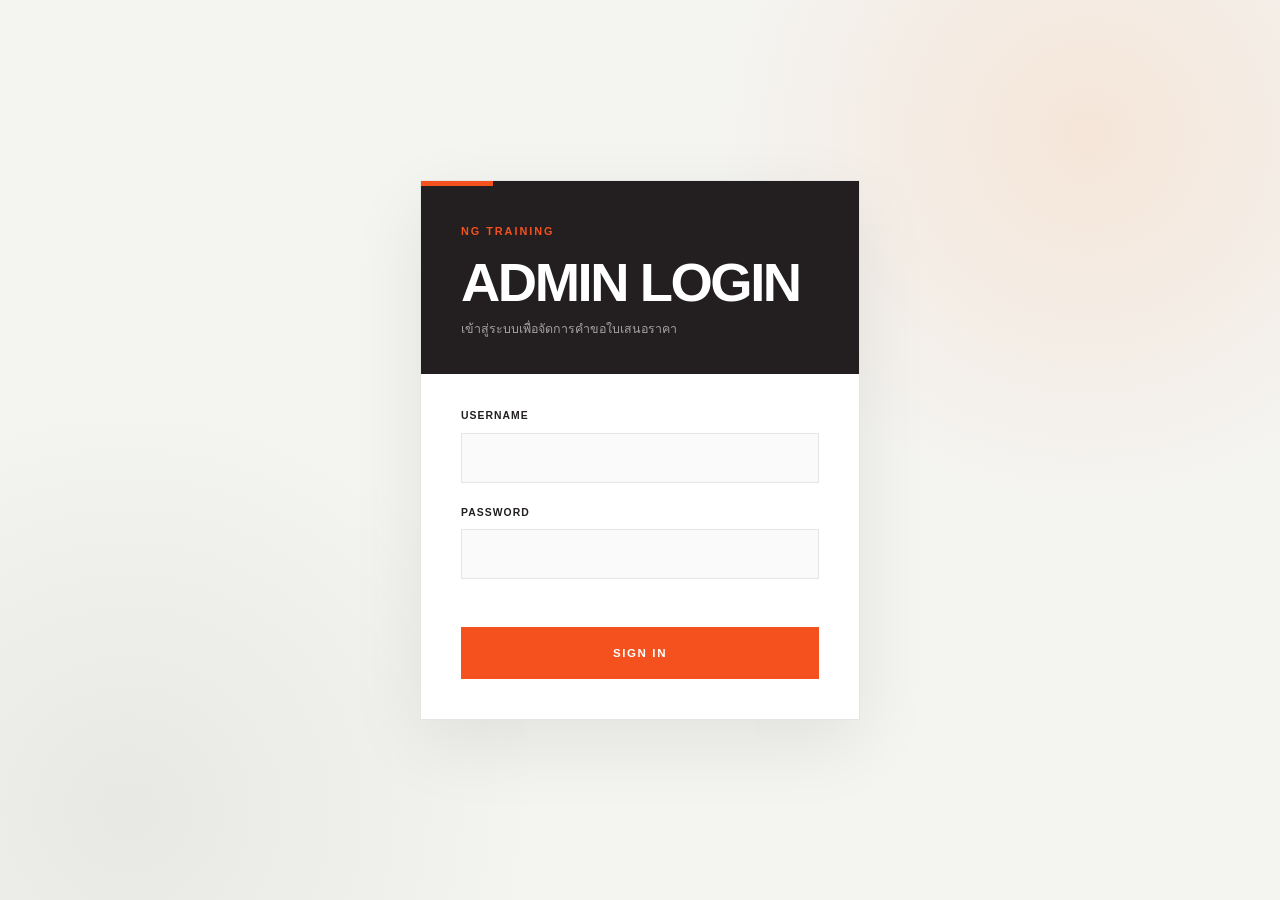
<file: admin-login.html>
<!DOCTYPE html>
<html lang="th">
<head>
  <meta charset="UTF-8">

  <meta
    name="viewport"
    content="width=device-width, initial-scale=1.0"
  >

  <title>Admin Login | NG Training</title>

  <link rel="stylesheet" href="css/variables.css">
  <link rel="stylesheet" href="css/reset.css">
  <link rel="stylesheet" href="css/global.css">
  <link rel="stylesheet" href="css/admin.css">
</head>

<body>

  <main class="admin-login-page">

    <section class="admin-login-card">

      <div class="admin-login-heading">
        <p>NG TRAINING</p>
        <h1>ADMIN LOGIN</h1>

        <span>
          เข้าสู่ระบบเพื่อจัดการคำขอใบเสนอราคา
        </span>
      </div>

      <form id="admin-login-form">

        <label for="admin-username">
          Username
        </label>

        <input
          id="admin-username"
          name="username"
          type="text"
          autocomplete="username"
          required
        >

        <label for="admin-password">
          Password
        </label>

        <input
          id="admin-password"
          name="password"
          type="password"
          autocomplete="current-password"
          required
        >

        <p
          id="admin-login-message"
          role="alert"
        ></p>

        <button type="submit">
          SIGN IN
        </button>

      </form>

    </section>

  </main>

  <script src="js/admin-login.js"></script>

</body>
</html>
</file>
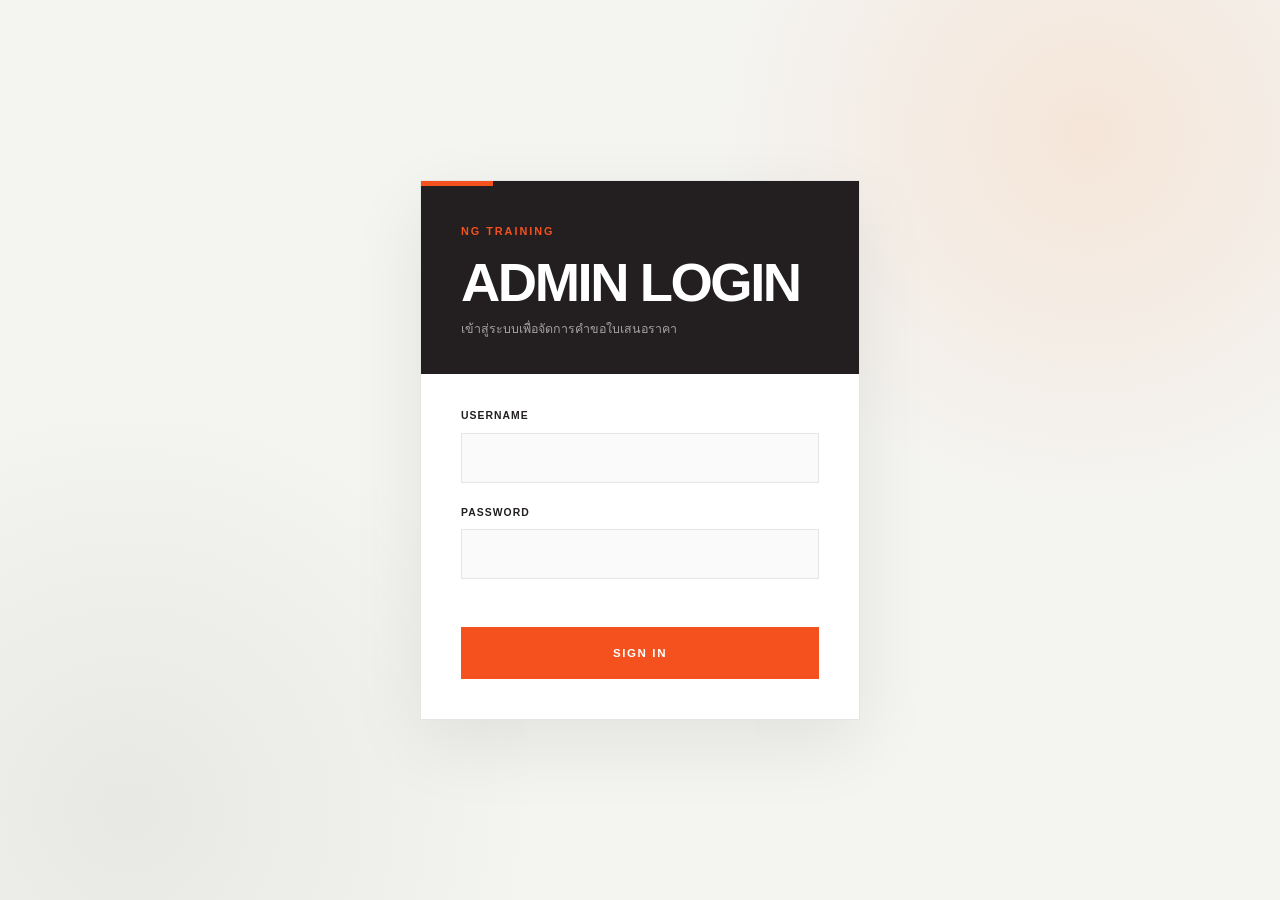
<file: admin/login.html>
<!DOCTYPE html>
<html lang="th">
<head>
  <meta charset="UTF-8">
  <meta
    name="viewport"
    content="width=device-width, initial-scale=1.0"
  >

  <title>Admin Login | NG Training</title>

  <link rel="stylesheet" href="../css/variables.css">
  <link rel="stylesheet" href="../css/reset.css">
  <link rel="stylesheet" href="../css/global.css">
  <link rel="stylesheet" href="../css/admin.css">
</head>

<body>

  <main class="admin-login-page">

    <section class="admin-login-card">

      <div class="admin-login-heading">
        <p>NG TRAINING</p>
        <h1>ADMIN LOGIN</h1>
        <span>
          เข้าสู่ระบบเพื่อจัดการคำขอใบเสนอราคา
        </span>
      </div>

      <form id="admin-login-form">

        <label for="admin-username">
          Username
        </label>

        <input
          id="admin-username"
          name="username"
          type="text"
          autocomplete="username"
          required
        >

        <label for="admin-password">
          Password
        </label>

        <input
          id="admin-password"
          name="password"
          type="password"
          autocomplete="current-password"
          required
        >

        <p
          id="admin-login-message"
          role="alert"
        ></p>

        <button type="submit">
          SIGN IN
        </button>

      </form>

    </section>

  </main>

  <script src="../js/admin-login.js"></script>

</body>
</html>
</file>
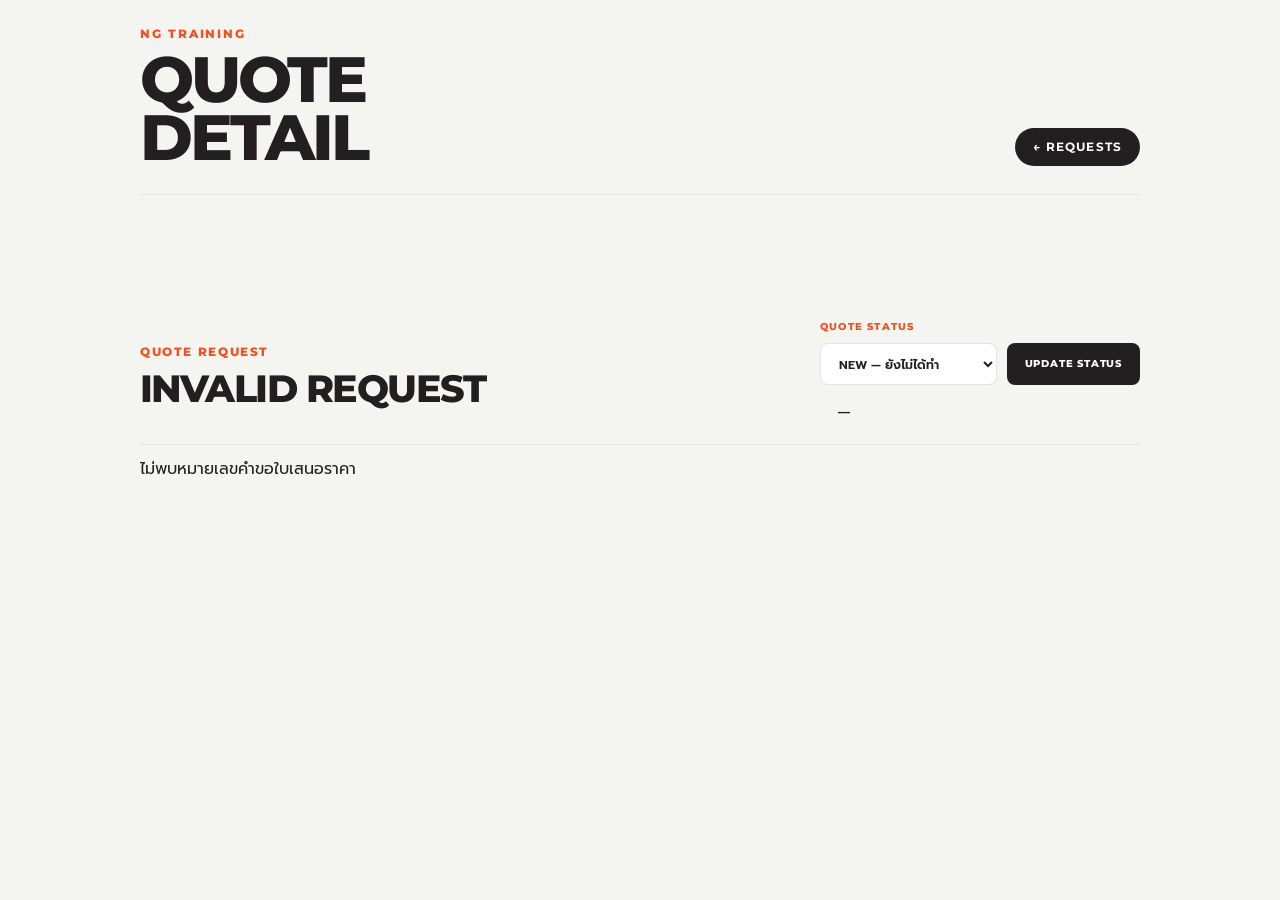
<file: admin/quote.html>
<!DOCTYPE html>
<html lang="th">

<head>
  <meta charset="UTF-8">
  <meta
    name="viewport"
    content="width=device-width, initial-scale=1.0"
  >

  <title>Quote Request Detail | NG Training</title>

  <link
    rel="preconnect"
    href="https://fonts.googleapis.com"
  >
  <link
    rel="preconnect"
    href="https://fonts.gstatic.com"
    crossorigin
  >
  <link
    href="https://fonts.googleapis.com/css2?family=Montserrat:wght@400;500;600;700;800;900&family=Prompt:wght@300;400;500;600;700&display=swap"
    rel="stylesheet"
  >

  <link rel="stylesheet" href="../css/variables.css">
  <link rel="stylesheet" href="../css/reset.css">
  <link rel="stylesheet" href="../css/global.css">
  <link rel="stylesheet" href="../css/admin.css">
</head>

<body>

  <main class="admin-page">

    <header class="admin-header">

      <div>
        <p class="admin-eyebrow">
          NG TRAINING
        </p>

        <h1>
          QUOTE<br>
          DETAIL
        </h1>
      </div>

      <a
        class="admin-badge"
        href="/admin/"
      >
        ← REQUESTS
      </a>

    </header>


    <section class="admin-detail">

      <div class="admin-detail-heading">

        <div>
          <p class="admin-section-label">
            QUOTE REQUEST
          </p>

          <h2 id="detail-request-number">
            LOADING...
          </h2>
        </div>

        <div class="admin-status-control">

  <label for="quote-status">
    QUOTE STATUS
  </label>

  <select id="quote-status">
    <option value="new">
      NEW — ยังไม่ได้ทำ
    </option>

    <option value="quoting">
      QUOTING — กำลังทำ
    </option>

    <option value="sent">
      SENT — ส่งแล้ว
    </option>

    <option value="follow_up">
      FOLLOW UP — รอติดตาม
    </option>

    <option value="closed">
      CLOSED — ปิดงาน
    </option>
  </select>

  <button
    type="button"
    id="update-status-button"
  >
    UPDATE STATUS
  </button>

  <div id="detail-status">
    —
  </div>

</div>

      </div>


      <div id="quote-detail-content">

        <p>
          กำลังโหลดรายละเอียดคำขอใบเสนอราคา...
        </p>

      </div>

    </section>

  </main>


  <script src="../js/admin-detail.js"></script>

</body>

</html>
</file>
<file: css/variables.css>
:root {
  /* =========================
     BRAND COLORS
     Change these values for each client
  ========================== */

  --color-primary: #231f20;
  --color-primary-soft: #333333;

  --color-accent: #f4511e;
  --color-accent-hover: #d94113;

  --color-white: #ffffff;
  --color-background: #ffffff;
  --color-background-soft: #f7f7f7;

  --color-text: #231f20;
  --color-text-muted: #6b6b6b;
  --color-border: #e5e5e5;


  /* =========================
     TYPOGRAPHY
  ========================== */

 --font-primary: "Prompt", Arial, sans-serif;
--font-heading: "Montserrat", "Prompt", Arial, sans-serif;

  --font-size-xs: 0.75rem;
  --font-size-sm: 0.875rem;
  --font-size-base: 1rem;
  --font-size-lg: 1.25rem;
  --font-size-xl: 1.5rem;
  --font-size-2xl: 2rem;
  --font-size-3xl: 3rem;
  --font-size-hero: clamp(3rem, 8vw, 7rem);


  /* =========================
     LAYOUT
  ========================== */

  --container-width: 1200px;
  --container-padding: 24px;

  --section-space: 100px;


  /* =========================
     BORDER RADIUS
  ========================== */

  --radius-sm: 6px;
  --radius-md: 12px;
  --radius-lg: 20px;
  --radius-full: 999px;


  /* =========================
     SHADOW
  ========================== */

  --shadow-sm: 0 4px 20px rgba(0, 0, 0, 0.08);
  --shadow-md: 0 12px 40px rgba(0, 0, 0, 0.12);


  /* =========================
     ANIMATION
  ========================== */

  --transition-fast: 0.2s ease;
  --transition-normal: 0.35s ease;
}
</file>
<file: css/global.css>
body {
  background: var(--color-background);
  color: var(--color-text);

  font-family: var(--font-primary);
  font-size: var(--font-size-base);
  line-height: 1.6;

  overflow-x: hidden;
}


/* =========================
   CONTAINER
========================== */

.container {
  width: min(
    calc(100% - (var(--container-padding) * 2)),
    var(--container-width)
  );

  margin-inline: auto;
}


/* =========================
   SECTIONS
========================== */

section {
  padding: var(--section-space) 0;
}


/* =========================
   TYPOGRAPHY
========================== */

h1,
h2,
h3,
h4 {
  line-height: 1.1;
  font-weight: 800;
}

.section-title {
  font-size: clamp(2rem, 5vw, 4rem);
  margin-bottom: 24px;
}

.section-label {
  color: var(--color-accent);

  font-size: var(--font-size-sm);
  font-weight: 700;

  letter-spacing: 0.12em;
  text-transform: uppercase;

  margin-bottom: 12px;
}

.text-muted {
  color: var(--color-text-muted);
}


/* =========================
   BUTTONS
========================== */

.btn {
  display: inline-flex;
  align-items: center;
  justify-content: center;

  min-height: 52px;

  padding: 0 28px;

  border: 0;
  border-radius: var(--radius-sm);

  font-weight: 700;

  cursor: pointer;

  transition:
    transform var(--transition-fast),
    background var(--transition-fast);
}

.btn:hover {
  transform: translateY(-2px);
}

.btn-primary {
  background: var(--color-accent);
  color: var(--color-white);
}

.btn-primary:hover {
  background: var(--color-accent-hover);
}

.btn-dark {
  background: var(--color-primary);
  color: var(--color-white);
}


/* =========================
   NG BRAND ELEMENT
========================== */

.ng-slash {
  width: 48px;
  height: 8px;

  background: var(--color-accent);

  transform: skewX(-20deg);
}
/* =========================
   HEADER
========================== */

.site-header {
  position: absolute;
  top: 14px;
  left: 0;

  width: 100%;
  height: 90px;

  z-index: 100;
}

.header-inner {
  height: 100%;

  display: flex;
  align-items: center;
  justify-content: space-between;

  gap: 40px;
}

.brand {
  display: flex;
  align-items: center;

  flex-shrink: 0;
}

.brand-logo {
  width: 76px;
  height: 60px;

  object-fit: contain;

  background: var(--color-white);
  padding: 5px;

  border-radius: 4px;
}

.main-nav {
  display: flex;
  align-items: center;
  gap: 32px;

  margin-left: auto;
}

.main-nav a {
  position: relative;

  color: var(--color-white);

  font-size: 0.85rem;
  font-weight: 700;

  letter-spacing: 0.04em;

  transition: color var(--transition-fast);
}

.main-nav a::after {
  content: "";

  position: absolute;
  left: 0;
  bottom: -8px;

  width: 0;
  height: 2px;

  background: var(--color-accent);

  transition: width var(--transition-fast);
}

.main-nav a:hover {
  color: var(--color-accent);
}

.main-nav a:hover::after {
  width: 100%;
}

.header-contact {
  display: inline-flex;
  align-items: center;
  justify-content: center;

  min-height: 46px;

  padding: 0 22px;

  background: var(--color-accent);
  color: var(--color-white);

  font-size: 0.8rem;
  font-weight: 800;

  letter-spacing: 0.06em;

  transform: skewX(-8deg);

  transition:
    background var(--transition-fast),
    transform var(--transition-fast);
}

.header-contact:hover {
  background: var(--color-accent-hover);
  transform: skewX(-8deg) translateY(-2px);
}


/* =========================
   HERO
========================== */

.hero {
  position: relative;

  background-size: cover;
  background-position: center;
  background-repeat: no-repeat;

  display: flex;
  align-items: flex-end;
 min-height: 100vh;
 padding: 150px 0 65px;

  background-image:
  url("../assets/images/hero/ng-training-cover.jpg");

  background-size: cover;
  background-position: center top;
  background-repeat: no-repeat;

  color: var(--color-white);

  overflow: hidden;
}

.hero-overlay {
  position: absolute;
  inset: 0;

  background:
    linear-gradient(
      90deg,
      rgba(0, 0, 0, 0.72) 0%,
      rgba(0, 0, 0, 0.55) 32%,
      rgba(0, 0, 0, 0.22) 58%,
      rgba(0, 0, 0, 0.08) 100%
    );
}

.hero-content {
  position: relative;
  z-index: 2;

  transform: none;
}

.hero .ng-slash {
  margin-bottom: 24px;
}

.hero-eyebrow {
  margin-bottom: 16px;

  color: var(--color-accent);

  font-size: 0.85rem;
  font-weight: 800;

  letter-spacing: 0.2em;
}

.hero-title {
  max-width: 1200px;

  margin-bottom: 24px;

  color: var(--color-white);

  font-size: clamp(3rem, 4.5vw, 4.7rem);
  font-weight: 900;

  line-height: 0.94;
  letter-spacing: -0.04em;
}

.hero-title span {
  color: var(--color-accent);
}

.hero-description {
  max-width: 600px;

  margin-bottom: 36px;

  color: rgba(255, 255, 255, 0.78);

  font-size: 1.05rem;
}
/* HERO ACTION BUTTONS */

.hero-actions {
  display: grid;
  grid-template-columns: repeat(3, 1fr);
  gap: 10px;

  width: min(100%, 760px);
}

.hero-actions .btn {
  width: 100%;
  min-width: 0;
  min-height: 64px;

  padding: 10px 20px;

  text-align: center;
}

/* Quote = Primary CTA */

.hero-actions .btn-quote {
  background: var(--color-accent);
  border: 1px solid var(--color-accent);
  color: var(--color-white);
}

/* Secondary actions */

.hero-actions .btn-primary,
.hero-actions .btn-outline {
  background: rgba(0, 0, 0, 0.18);
  border: 1px solid rgba(255, 255, 255, 0.65);
  color: var(--color-white);
}

.hero-actions .btn-primary:hover,
.hero-actions .btn-outline:hover {
  background: var(--color-white);
  border-color: var(--color-white);
  color: var(--color-primary);
}
/* HERO — QUOTE CTA */

.btn-quote {
  display: inline-flex;
  align-items: center;
  justify-content: center;
  flex-direction: column;
  gap: 2px;

  min-width: 210px;
  min-height: 58px;
  padding: 10px 28px;

  border: 1px solid var(--color-accent);

  background: var(--color-accent);
  color: var(--color-white);

  text-align: center;

  transition:
    transform 0.2s ease,
    background 0.2s ease,
    border-color 0.2s ease;
}

.btn-quote-th {
  display: block;

  font-size: 1rem;
  font-weight: 800;
  line-height: 1.15;
}

.btn-quote-en {
  display: block;

  font-size: 0.58rem;
  font-weight: 700;
  line-height: 1;

  letter-spacing: 0.16em;
  opacity: 0.8;
}

.btn-quote:hover {
  background: var(--color-white);
  border-color: var(--color-white);
  color: var(--color-primary);

  transform: translateY(-2px);
}

.btn-outline {
  border: 1px solid rgba(255, 255, 255, 0.6);

  background: transparent;
  color: var(--color-white);
}

.btn-outline:hover {
  border-color: var(--color-white);

  background: var(--color-white);
  color: var(--color-primary);
}

.hero-scroll {
  position: absolute;
  right: 35px;
  bottom: 35px;

  z-index: 2;

  display: flex;
  align-items: center;
  gap: 12px;

  color: rgba(255, 255, 255, 0.65);

  font-size: 0.65rem;
  font-weight: 700;

  letter-spacing: 0.2em;

  transform: rotate(90deg);
  transform-origin: right bottom;
}

.hero-scroll span {
  width: 45px;
  height: 1px;

  background: var(--color-accent);
}


/* =========================
   MOBILE
========================== */

@media (max-width: 900px) {

  .site-header {
    height: 76px;
  }

  .brand-logo {
    width: 64px;
    height: 50px;
  }

  .main-nav {
    display: none;
  }

  .header-contact {
    min-height: 40px;
    padding: 0 16px;
  }

  .hero {
  min-height: 100vh;

  padding-top: 130px;

  background-position: center;
}

  .hero-overlay {
    background:
      linear-gradient(
        90deg,
        rgba(0, 0, 0, 0.88),
        rgba(0, 0, 0, 0.45)
      );
  }

  .hero-title {
    font-size: clamp(2.7rem, 12vw, 5rem);
  }

  .hero-description {
    max-width: 500px;

    font-size: 0.95rem;
  }

  .hero-scroll {
    display: none;
  }
}


@media (max-width: 600px) {

  :root {
    --container-padding: 18px;
  }

  .hero {
    align-items: flex-end;

    padding-bottom: 70px;
  }

  .hero-title {
    font-size: clamp(2.6rem, 13vw, 4.2rem);
  }

  .hero-actions {
  grid-template-columns: 1fr;
  gap: 10px;

  width: 100%;
}

.hero-actions .btn {
  width: 100%;
  min-height: 58px;
}

}

/* =========================
   ABOUT
========================== */

.about-section {
  position: relative;
  overflow: hidden;

  background: var(--color-white);
  color: var(--color-primary);

  padding: 120px 0;
}

.about-section::before {
  content: "";

  position: absolute;
  top: 0;
  right: -120px;

  width: 420px;
  height: 100%;

  background: rgba(244, 81, 30, 0.04);

  transform: skewX(-12deg);
}

.about-grid {
  position: relative;
  z-index: 1;

  display: grid;
  grid-template-columns: 1.1fr 0.9fr;

  gap: 100px;
  align-items: start;
}

.about-heading .ng-slash {
  margin-bottom: 24px;
}

.about-title {
  margin: 0;

  font-size: clamp(3rem, 5.5vw, 5.8rem);
  font-weight: 900;

  line-height: 0.94;
  letter-spacing: -0.05em;
}

.about-title span {
  color: var(--color-accent);
}

.about-content {
  padding-top: 45px;

  color: var(--color-text-muted);
  font-size: 1.05rem;
}

.about-content p {
  margin-bottom: 22px;
}

.about-lead {
  color: var(--color-primary);

  font-size: clamp(1.3rem, 2vw, 1.7rem);
  font-weight: 700;

  line-height: 1.45;
}

.about-link {
  display: inline-flex;
  align-items: center;
  gap: 14px;

  margin-top: 15px;

  color: var(--color-primary);

  font-size: 0.85rem;
  font-weight: 800;

  letter-spacing: 0.08em;
}

.about-link span {
  color: var(--color-accent);

  font-size: 1.5rem;

  transition: transform var(--transition-fast);
}

.about-link:hover span {
  transform: translateX(6px);
}


/* ABOUT STATS */

.about-stats {
  position: relative;
  z-index: 1;

  display: grid;
  grid-template-columns: repeat(4, 1fr);

  margin-top: 90px;

  border-top: 1px solid var(--color-border);
}

.stat-item {
  padding: 30px 25px 0;

  border-left: 1px solid var(--color-border);
}

.stat-item:first-child {
  padding-left: 0;
  border-left: 0;
}

.stat-item strong {
  display: block;

  margin-bottom: 8px;

  color: var(--color-primary);

  font-size: 0.9rem;
  font-weight: 900;
}

.stat-item span {
  color: var(--color-text-muted);

  font-size: 0.82rem;
}


/* ABOUT MOBILE */

@media (max-width: 900px) {

  .about-section {
    padding: 90px 0;
  }

  .about-grid {
    grid-template-columns: 1fr;

    gap: 20px;
  }

  .about-content {
    padding-top: 20px;
  }

  .about-stats {
    grid-template-columns: repeat(2, 1fr);

    gap: 30px 0;

    margin-top: 60px;
  }

  .stat-item:nth-child(3) {
    padding-left: 0;
    border-left: 0;
  }

}


@media (max-width: 600px) {

  .about-title {
    font-size: clamp(2.35rem, 10.2vw, 3.2rem);
  }

  .about-stats {
    grid-template-columns: 1fr;
  }

  .stat-item,
  .stat-item:first-child,
  .stat-item:nth-child(3) {
    padding: 22px 0;

    border-left: 0;
    border-bottom: 1px solid var(--color-border);
  }

}
/* =========================
   TYPOGRAPHY SYSTEM
========================== */

h1,
h2,
h3,
h4,
h5,
h6,
.main-nav,
.header-contact,
.btn,
.section-label,
.hero-eyebrow,
.about-link {
  font-family: var(--font-heading);
}

body,
p {
  font-family: var(--font-primary);
}
/* =========================
   SERVICES
========================== */

.services-section {
  position: relative;
  overflow: hidden;

  padding: 120px 0;

  background: #171717;
  color: var(--color-white);
}

.services-section::before {
  content: "";

  position: absolute;
  top: -180px;
  right: -100px;

  width: 520px;
  height: 700px;

  background: rgba(244, 81, 30, 0.07);
  transform: skewX(-14deg);
}

.services-section .container {
  position: relative;
  z-index: 1;
}


/* HEADER */

.services-header {
  display: grid;
  grid-template-columns: 1.2fr 0.8fr;

  gap: 80px;
  align-items: end;

  margin-bottom: 70px;
}

.services-header .ng-slash {
  margin-bottom: 24px;
}

.services-header .section-label {
  margin-bottom: 18px;
}

.services-title {
  margin: 0;

  color: var(--color-white);

  font-family: var(--font-heading);
  font-size: clamp(3rem, 5.5vw, 5.5rem);
  font-weight: 900;

  line-height: 0.95;
  letter-spacing: -0.05em;
}

.services-title span {
  color: var(--color-accent);
}

.services-intro {
  max-width: 520px;

  margin: 0 0 8px;

  color: rgba(255, 255, 255, 0.65);

  font-size: 1rem;
  line-height: 1.9;
}


/* GRID */

.services-grid {
  display: grid;
  grid-template-columns: repeat(2, 1fr);

  border-top: 1px solid rgba(255, 255, 255, 0.14);
  border-left: 1px solid rgba(255, 255, 255, 0.14);
}


/* CARD */

.service-card {
  position: relative;
  overflow: hidden;

  min-height: 360px;

  padding: 45px;

  display: flex;
  flex-direction: column;
  justify-content: flex-end;

  border-right: 1px solid rgba(255, 255, 255, 0.14);
  border-bottom: 1px solid rgba(255, 255, 255, 0.14);

  transition:
    background var(--transition-normal),
    transform var(--transition-normal);
}

.service-card::before {
  content: "";

  position: absolute;
  top: 0;
  left: 0;

  width: 0;
  height: 5px;

  background: var(--color-accent);

  transition: width var(--transition-normal);
}

.service-card:hover {
  background: rgba(255, 255, 255, 0.045);
}

.service-card:hover::before {
  width: 100%;
}


/* LARGE NUMBER */

.service-number {
  position: absolute;
  top: 24px;
  right: 35px;

  color: rgba(255, 255, 255, 0.07);

  font-family: var(--font-heading);
  font-size: clamp(5rem, 9vw, 9rem);
  font-weight: 900;

  line-height: 1;
}


/* CONTENT */

.service-card-content {
  position: relative;
  z-index: 2;

  max-width: 470px;
}

.service-type {
  margin-bottom: 16px;

  color: var(--color-accent);

  font-family: var(--font-heading);
  font-size: 0.72rem;
  font-weight: 800;

  letter-spacing: 0.16em;
}

.service-card h3 {
  margin-bottom: 22px;

  color: var(--color-white);

  font-family: var(--font-heading);
  font-size: clamp(2rem, 3.2vw, 3.4rem);
  font-weight: 900;

  line-height: 0.95;
  letter-spacing: -0.04em;
}

.service-card-content > p:not(.service-type) {
  max-width: 420px;

  margin-bottom: 28px;

  color: rgba(255, 255, 255, 0.62);

  font-family: var(--font-primary);
  font-size: 0.95rem;

  line-height: 1.8;
}

.service-card a {
  display: inline-flex;
  align-items: center;
  gap: 12px;

  color: var(--color-white);

  font-family: var(--font-heading);
  font-size: 0.76rem;
  font-weight: 800;

  letter-spacing: 0.08em;
}

.service-card a span {
  color: var(--color-accent);

  font-size: 1.2rem;

  transition: transform var(--transition-fast);
}

.service-card a:hover span {
  transform: translateX(6px);
}


/* =========================
   SERVICES RESPONSIVE
========================== */

@media (max-width: 900px) {

  .services-section {
    padding: 90px 0;
  }

  .services-header {
    grid-template-columns: 1fr;

    gap: 30px;
    margin-bottom: 50px;
  }

  .services-grid {
    grid-template-columns: 1fr;
  }

  .service-card {
    min-height: 360px;
  }

}


@media (max-width: 600px) {

  .services-title {
    font-size: clamp(2.8rem, 13vw, 4.2rem);
  }

  .service-card {
    min-height: 330px;
    padding: 32px 26px;
  }

  .service-number {
    top: 20px;
    right: 22px;
  }

}
/* =========================
   SERVICES MOBILE POLISH
========================== */

@media (max-width: 600px) {

  .services-section {
    padding: 72px 0;
  }

  .services-header {
    gap: 22px;
    margin-bottom: 38px;
  }

  .services-header .ng-slash {
    width: 38px;
    height: 6px;
    margin-bottom: 18px;
  }

  .services-header .section-label {
    margin-bottom: 12px;
    font-size: 0.7rem;
  }

  .services-title {
    font-size: clamp(2.5rem, 11vw, 3.5rem);
    line-height: 0.98;
    letter-spacing: -0.045em;
  }

  .services-intro {
    max-width: 100%;
    font-size: 0.92rem;
    line-height: 1.75;
  }


  /* SERVICE CARDS */

  .service-card {
    min-height: 0;

    padding: 34px 24px 32px;
  }

  .service-number {
    top: 18px;
    right: 20px;

    font-size: 5.5rem;

    opacity: 0.8;
  }

  .service-card-content {
    max-width: 100%;
  }

  .service-type {
    margin-bottom: 12px;

    font-size: 0.65rem;
    letter-spacing: 0.14em;
  }

  .service-card h3 {
    max-width: 80%;

    margin-bottom: 18px;

    font-size: clamp(1.8rem, 8.5vw, 2.5rem);
    line-height: 0.98;
  }

  .service-card-content > p:not(.service-type) {
    max-width: 95%;

    margin-bottom: 24px;

    font-size: 0.9rem;
    line-height: 1.75;
  }

  .service-card a {
    font-size: 0.7rem;
  }

}
/* =========================
   MOBILE HEADER + HERO POLISH
========================== */

.menu-toggle {
  display: none;
}


@media (max-width: 900px) {

  /* HEADER */

  .site-header {
    height: 72px;
  }

  .header-inner {
    gap: 16px;
  }

  .brand-logo {
    width: 58px;
    height: 48px;
    padding: 4px;
  }

  .main-nav {
    display: none;
  }

  .header-contact {
    display: none;
  }


  /* HAMBURGER */

  .menu-toggle {
    display: flex;
    flex-direction: column;
    justify-content: center;
    gap: 5px;

    width: 46px;
    height: 46px;

    margin-left: auto;
    padding: 0 11px;

    border: 0;
    background: var(--color-accent);

    cursor: pointer;

    transform: skewX(-7deg);
  }

  .menu-toggle span {
    display: block;

    width: 100%;
    height: 2px;

    background: var(--color-white);

    transform: skewX(7deg);
  }


  /* HERO */

  .hero {
    min-height: 100svh;

    align-items: center;

    padding-top: 105px;
    padding-bottom: 55px;

    background-position: 58% center;
  }

  .hero-content {
  padding-top: 35px;
  transform: none;
}

  .hero .ng-slash {
    width: 40px;
    height: 6px;

    margin-bottom: 18px;
  }

  .hero-eyebrow {
    margin-bottom: 15px;

    font-size: 0.7rem;
    letter-spacing: 0.16em;
  }

  .hero-title {
    max-width: 600px;

    margin-bottom: 22px;

    font-size: clamp(2.8rem, 10.5vw, 4.5rem);
    line-height: 0.95;
  }

  .hero-description {
    max-width: 520px;

    margin-bottom: 28px;

    font-size: 0.9rem;
    line-height: 1.65;
  }

}


@media (max-width: 600px) {

  .hero {
    min-height: 100svh;

    align-items: center;

    padding-top: 90px;
    padding-bottom: 36px;

    background-position: 57% center;
  }

  .hero-content {
    padding-top: 25px;
  }

  .hero-title {
  max-width: 100%;

  font-size: clamp(2.35rem, 10.2vw, 3.2rem);
  line-height: 0.96;
  letter-spacing: -0.04em;
}

  .hero-description {
    max-width: 94%;

    font-size: 0.86rem;
    line-height: 1.6;
  }

  .hero-actions {
    gap: 10px;
  }

  .hero-actions .btn {
    min-height: 48px;
  }

}
/* =========================
   MOBILE NAVIGATION
========================== */

@media (max-width: 900px) {

  body.menu-open {
    overflow: hidden;
  }

  .site-header {
    z-index: 1000;
  }

  .main-nav {
    position: fixed;
    inset: 0;

    z-index: 998;

    display: flex;
    flex-direction: column;
    align-items: flex-start;
    justify-content: center;

    gap: 8px;

    padding: 100px 28px 50px;

    background: rgba(20, 20, 20, 0.98);

    opacity: 0;
    visibility: hidden;

    transform: translateY(-15px);

    transition:
      opacity 0.3s ease,
      visibility 0.3s ease,
      transform 0.3s ease;
  }

  .main-nav.is-open {
    opacity: 1;
    visibility: visible;

    transform: translateY(0);
  }

  .main-nav a {
    width: 100%;

    padding: 13px 0;

    color: var(--color-white);

    font-size: clamp(1.8rem, 8vw, 2.8rem);
    font-weight: 800;

    line-height: 1;

    border-bottom: 1px solid rgba(255, 255, 255, 0.1);
  }

  .main-nav a:hover {
    color: var(--color-accent);
  }


  /* HAMBURGER → X */

  .menu-toggle {
    position: relative;

    z-index: 1001;
  }

  .menu-toggle span {
    transition:
      transform 0.25s ease,
      opacity 0.2s ease;
  }

  .menu-toggle.is-open span:nth-child(1) {
    transform:
      translateY(7px)
      rotate(45deg)
      skewX(7deg);
  }

  .menu-toggle.is-open span:nth-child(2) {
    opacity: 0;
  }

  .menu-toggle.is-open span:nth-child(3) {
    transform:
      translateY(-7px)
      rotate(-45deg)
      skewX(7deg);
  }

}
/* =========================
   PORTFOLIO / OUR WORKS
========================== */

.portfolio-section {
  position: relative;
  overflow: hidden;
  padding: 120px 0 0;
  background: var(--color-white);
  color: var(--color-primary);
}

.portfolio-section::before {
  content: "";
  position: absolute;
  top: 0;
  right: -180px;
  width: 480px;
  height: 420px;
  background: rgba(244, 81, 30, 0.05);
  transform: skewX(-14deg);
}

.portfolio-header {
  position: relative;
  z-index: 1;

  display: grid;
  grid-template-columns: 1.2fr 0.8fr;
  gap: 80px;
  align-items: end;

  margin-bottom: 70px;
}

.portfolio-header .ng-slash {
  margin-bottom: 24px;
}

.portfolio-header .section-label {
  margin-bottom: 18px;
}

.portfolio-title {
  margin: 0;

  font-family: var(--font-heading);
  font-size: clamp(3rem, 5.5vw, 5.5rem);
  font-weight: 900;

  line-height: 0.95;
  letter-spacing: -0.05em;
}

.portfolio-title span {
  color: var(--color-accent);
}

.portfolio-intro {
  max-width: 520px;
  margin: 0 0 8px;

  color: var(--color-text-muted);

  font-size: 1rem;
  line-height: 1.9;
}


/* PROJECT */

.portfolio-project {
  position: relative;
  padding: 0 0 120px;
}

.project-meta {
  display: grid;
  grid-template-columns: 100px 1fr auto;
  gap: 35px;
  align-items: end;

  padding: 32px 0;

  border-top: 1px solid var(--color-border);
}

.project-number {
  color: var(--color-accent);

  font-family: var(--font-heading);
  font-size: 1rem;
  font-weight: 800;
}

.project-info > span {
  display: block;

  margin-bottom: 10px;

  color: var(--color-text-muted);

  font-family: var(--font-heading);
  font-size: 0.7rem;
  font-weight: 700;

  letter-spacing: 0.14em;
}

.project-info h3 {
  margin: 0;

  color: var(--color-primary);

  font-family: var(--font-heading);
  font-size: clamp(2rem, 4vw, 4rem);
  font-weight: 900;

  line-height: 0.92;
  letter-spacing: -0.045em;
}

.project-details {
  min-width: 240px;
  text-align: right;
}

.project-details p {
  margin: 4px 0;

  color: var(--color-text-muted);

  font-size: 0.75rem;
  line-height: 1.5;
}


/* COVER IMAGE */

.project-cover {
  position: relative;

  display: block;
  overflow: hidden;

  width: 100%;
  height: clamp(460px, 62vw, 760px);

  background: #111;
}

.project-cover img {
  width: 100%;
  height: 100%;

  object-fit: cover;
  object-position: center;

  transition: transform 0.7s ease;
}

.project-cover:hover img {
  transform: scale(1.025);
}

.project-cover-overlay {
  position: absolute;
  inset: 0;

  display: flex;
  align-items: flex-end;
  justify-content: space-between;

  padding: 34px;

  color: var(--color-white);

  background:
    linear-gradient(
      180deg,
      transparent 55%,
      rgba(0, 0, 0, 0.65) 100%
    );
}

.project-cover-overlay span {
  font-family: var(--font-heading);
  font-size: 0.78rem;
  font-weight: 800;
  letter-spacing: 0.12em;
}

.project-cover-overlay strong {
  display: flex;
  align-items: center;
  justify-content: center;

  width: 58px;
  height: 58px;

  background: var(--color-accent);
  color: var(--color-white);

  font-size: 1.5rem;
  font-weight: 400;

  border-radius: 50%;
}


/* PROJECT DESCRIPTION */

.project-summary {
  display: grid;
  grid-template-columns: 1fr 1fr;
  gap: 60px;

  max-width: 900px;

  margin-top: 38px;
  margin-left: auto;
}

.project-summary p {
  margin: 0;

  color: var(--color-text-muted);

  font-size: 0.95rem;
  line-height: 1.8;
}

.project-summary p:first-child {
  color: var(--color-primary);
  font-weight: 500;
}


/* =========================
   PORTFOLIO TABLET
========================== */

@media (max-width: 900px) {

  .portfolio-section {
    padding-top: 90px;
  }

  .portfolio-header {
    grid-template-columns: 1fr;
    gap: 28px;

    margin-bottom: 50px;
  }

  .project-meta {
    grid-template-columns: 60px 1fr;
  }

  .project-details {
    grid-column: 2;
    min-width: 0;

    text-align: left;
  }

  .project-cover {
    height: 60vw;
    min-height: 420px;
  }

}


/* =========================
   PORTFOLIO MOBILE
========================== */

@media (max-width: 600px) {

  .portfolio-section {
    padding-top: 72px;
  }

  .portfolio-header {
    gap: 20px;
    margin-bottom: 38px;
  }

  .portfolio-header .ng-slash {
    width: 38px;
    height: 6px;
    margin-bottom: 18px;
  }

  .portfolio-header .section-label {
    margin-bottom: 12px;
    font-size: 0.7rem;
  }

  .portfolio-title {
    font-size: clamp(2.5rem, 11vw, 3.5rem);
    line-height: 0.98;
  }

  .portfolio-intro {
    font-size: 0.9rem;
    line-height: 1.75;
  }


  /* PROJECT MOBILE */

  .portfolio-project {
    padding-bottom: 80px;
  }

  .project-meta {
    grid-template-columns: 42px 1fr;
    gap: 15px;

    padding: 24px 0;
  }

  .project-number {
    font-size: 0.8rem;
  }

  .project-info > span {
    margin-bottom: 8px;

    font-size: 0.6rem;
    line-height: 1.4;
  }

  .project-info h3 {
    font-size: clamp(1.9rem, 9vw, 2.7rem);
    line-height: 0.95;
  }

  .project-details {
    grid-column: 2;
  }

  .project-details p {
    margin: 3px 0;
    font-size: 0.68rem;
  }


  /* IMAGE MOBILE */

  .project-cover {
    height: 68vw;
    min-height: 270px;
  }

  .project-cover-overlay {
    padding: 20px;
  }

  .project-cover-overlay span {
    font-size: 0.65rem;
  }

  .project-cover-overlay strong {
    width: 46px;
    height: 46px;

    font-size: 1.2rem;
  }


  /* DESCRIPTION MOBILE */

  .project-summary {
    grid-template-columns: 1fr;
    gap: 14px;

    margin-top: 26px;
    margin-left: 0;
  }

  .project-summary p {
    font-size: 0.88rem;
    line-height: 1.75;
  }

}
/* =========================
   PROJECT GALLERY
========================== */

.project-gallery {
  display: grid;
  grid-template-columns: repeat(2, 1fr);
  gap: 18px;

  margin-top: 80px;
}

.gallery-item {
  position: relative;

  margin: 0;
  overflow: hidden;

  height: 480px;

  background: #eeeeee;
}

.gallery-item.gallery-wide {
  grid-column: 1 / -1;
  height: 650px;
}

.gallery-item.gallery-tall {
  height: 620px;
}

.gallery-item img {
  width: 100%;
  height: 100%;

  display: block;

  object-fit: cover;
  object-position: center;

  transition: transform 0.6s ease;
}

.gallery-item:hover img {
  transform: scale(1.025);
}


/* =========================
   PROJECT GALLERY TABLET
========================== */

@media (max-width: 900px) {

  .project-gallery {
    gap: 12px;
    margin-top: 60px;
  }

  .gallery-item {
    height: 380px;
  }

  .gallery-item.gallery-wide {
    height: 520px;
  }

  .gallery-item.gallery-tall {
    height: 480px;
  }

}


/* =========================
   PROJECT GALLERY MOBILE
========================== */

@media (max-width: 600px) {

  .project-gallery {
    grid-template-columns: 1fr;

    gap: 10px;

    margin-top: 45px;
  }

  .gallery-item,
  .gallery-item.gallery-wide,
  .gallery-item.gallery-tall {
    grid-column: auto;

    width: 100%;
    height: auto;

    aspect-ratio: 4 / 3;
  }

  .gallery-item img {
    width: 100%;
    height: 100%;

    object-fit: cover;
  }

}
/* =========================
   PROJECT GALLERY SLIDER
========================== */

.project-gallery-slider {
  width: 100%;
  margin-top: 55px;
}

.gallery-slider-viewport {
  position: relative;
  width: 100%;
  overflow: hidden;
  background: #111;
}

.gallery-slider-track {
  display: flex;
  width: 100%;
  transition: transform 0.55s cubic-bezier(0.22, 1, 0.36, 1);
  will-change: transform;
}

.gallery-slide {
  flex: 0 0 100%;
  width: 100%;
  height: 620px;
  margin: 0;
  overflow: hidden;
  cursor: pointer;
}

.gallery-slide img {
  display: block;
  width: 100%;
  height: 100%;
  object-fit: cover;
  object-position: center;
}


/* ARROWS */

.gallery-arrow {
  position: absolute;
  top: 50%;
  z-index: 5;

  width: 58px;
  height: 58px;

  display: flex;
  align-items: center;
  justify-content: center;

  padding: 0;
  border: 0;
  border-radius: 50%;

  background: rgba(255, 255, 255, 0.94);
  color: #171717;

  font-size: 1.35rem;
  line-height: 1;

  cursor: pointer;

  transform: translateY(-50%);
  transition:
    background 0.2s ease,
    color 0.2s ease,
    transform 0.2s ease;
}

.gallery-prev {
  left: 24px;
}

.gallery-next {
  right: 24px;
}

.gallery-arrow:hover {
  background: var(--color-accent);
  color: #fff;
  transform: translateY(-50%) scale(1.06);
}


/* COUNTER */

.gallery-counter {
  position: absolute;
  right: 24px;
  bottom: 24px;
  z-index: 5;

  display: flex;
  align-items: center;
  gap: 7px;

  padding: 10px 15px;

  background: rgba(0, 0, 0, 0.72);
  color: #fff;

  font-family: var(--font-heading);
  font-size: 0.72rem;
  font-weight: 700;
  letter-spacing: 0.08em;
}

.gallery-current {
  color: var(--color-accent);
}

.gallery-divider {
  color: rgba(255, 255, 255, 0.4);
}


/* BOTTOM INFORMATION */

.gallery-bottom {
  display: grid;
  grid-template-columns: auto 1fr auto;
  align-items: center;
  gap: 20px;

  padding-top: 16px;

  color: var(--color-text-muted);

  font-family: var(--font-heading);
  font-size: 0.65rem;
  font-weight: 700;
  letter-spacing: 0.12em;
}

.gallery-progress {
  position: relative;
  width: 100%;
  height: 2px;
  overflow: hidden;
  background: #dedede;
}

.gallery-progress span {
  position: absolute;
  top: 0;
  left: 0;

  width: 11.111%;
  height: 100%;

  background: var(--color-accent);

  transition: width 0.45s ease;
}


/* =========================
   TABLET
========================== */

@media (max-width: 900px) {

  .project-gallery-slider {
    margin-top: 45px;
  }

  .gallery-slide {
    height: 500px;
  }

  .gallery-arrow {
    width: 50px;
    height: 50px;
  }

}


/* =========================
   MOBILE
========================== */

@media (max-width: 600px) {

  .project-gallery-slider {
    margin-top: 35px;
  }

  .gallery-slider-viewport {
    width: 100%;
  }

  .gallery-slide {
    height: auto;
    aspect-ratio: 4 / 3;
  }

  .gallery-slide img {
    width: 100%;
    height: 100%;
    object-fit: cover;
  }

  .gallery-arrow {
    width: 42px;
    height: 42px;

    font-size: 1rem;

    background: rgba(255, 255, 255, 0.9);
  }

  .gallery-prev {
    left: 12px;
  }

  .gallery-next {
    right: 12px;
  }

  .gallery-counter {
    right: 12px;
    bottom: 12px;

    padding: 8px 11px;

    font-size: 0.62rem;
  }

  .gallery-bottom {
    grid-template-columns: auto 1fr;
    gap: 12px;

    padding-top: 12px;

    font-size: 0.58rem;
  }

  .gallery-bottom > span:last-child {
    display: none;
  }

}
/* =========================
   PROJECT LIGHTBOX
========================== */

.project-lightbox {
  position: fixed;
  inset: 0;
  z-index: 9999;

  display: flex;
  align-items: center;
  justify-content: center;

  padding: 32px;

  visibility: hidden;
  opacity: 0;
  pointer-events: none;

  transition:
    opacity 0.3s ease,
    visibility 0.3s ease;
}

.project-lightbox.is-open {
  visibility: visible;
  opacity: 1;
  pointer-events: auto;
}


/* BACKDROP */

.lightbox-backdrop {
  position: absolute;
  inset: 0;

  background: rgba(8, 8, 8, 0.96);
  backdrop-filter: blur(8px);
}


/* CONTENT */

.lightbox-content {
  position: relative;
  z-index: 2;

  width: 100%;
  height: 100%;

  display: flex;
  align-items: center;
  justify-content: center;
}


/* IMAGE */

.lightbox-image-wrap {
  width: min(1200px, calc(100vw - 180px));
  height: calc(100vh - 150px);

  display: flex;
  align-items: center;
  justify-content: center;

  overflow: hidden;
}

.lightbox-image {
  display: block;

  max-width: 100%;
  max-height: 100%;

  width: auto;
  height: auto;

  object-fit: contain;

  user-select: none;
  -webkit-user-drag: none;

  cursor: grab;
}

.lightbox-image:active {
  cursor: grabbing;
}


/* CLOSE */

.lightbox-close {
  position: absolute;
  top: 0;
  right: 0;
  z-index: 5;

  width: 52px;
  height: 52px;

  display: flex;
  align-items: center;
  justify-content: center;

  padding: 0;

  border: 1px solid rgba(255, 255, 255, 0.22);
  border-radius: 50%;

  background: rgba(255, 255, 255, 0.08);
  color: #fff;

  font-family: Arial, sans-serif;
  font-size: 2rem;
  font-weight: 300;
  line-height: 1;

  cursor: pointer;

  transition:
    background 0.2s ease,
    border-color 0.2s ease,
    transform 0.2s ease;
}

.lightbox-close:hover {
  background: var(--color-accent);
  border-color: var(--color-accent);
  transform: rotate(90deg);
}


/* ARROWS */

.lightbox-arrow {
  position: absolute;
  top: 50%;
  z-index: 5;

  width: 58px;
  height: 58px;

  display: flex;
  align-items: center;
  justify-content: center;

  padding: 0;

  border: 1px solid rgba(255, 255, 255, 0.22);
  border-radius: 50%;

  background: rgba(255, 255, 255, 0.08);
  color: #fff;

  font-size: 1.25rem;

  cursor: pointer;

  transform: translateY(-50%);

  transition:
    background 0.2s ease,
    border-color 0.2s ease,
    transform 0.2s ease;
}

.lightbox-prev {
  left: 0;
}

.lightbox-next {
  right: 0;
}

.lightbox-arrow:hover {
  background: var(--color-accent);
  border-color: var(--color-accent);
  transform: translateY(-50%) scale(1.06);
}


/* PROJECT INFO */

.lightbox-info {
  position: absolute;
  left: 0;
  right: 0;
  bottom: 0;

  display: flex;
  align-items: center;
  justify-content: space-between;

  color: #fff;

  font-family: var(--font-heading);
  font-size: 0.68rem;
  font-weight: 700;
  letter-spacing: 0.12em;
}

.lightbox-label {
  color: rgba(255, 255, 255, 0.72);
}

.lightbox-counter {
  display: flex;
  gap: 7px;
  align-items: center;
}

.lightbox-current {
  color: var(--color-accent);
}


/* PREVENT PAGE SCROLL */

body.lightbox-open {
  overflow: hidden;
}


/* =========================
   MOBILE LIGHTBOX
========================== */

@media (max-width: 600px) {

  .project-lightbox {
    padding: 16px;
  }

  .lightbox-image-wrap {
    width: 100%;
    height: calc(100vh - 130px);
  }

  .lightbox-close {
    top: 4px;
    right: 4px;

    width: 44px;
    height: 44px;

    font-size: 1.7rem;

    background: rgba(0, 0, 0, 0.55);
  }

  .lightbox-arrow {
    width: 44px;
    height: 44px;

    font-size: 1rem;

    background: rgba(0, 0, 0, 0.55);
  }

  .lightbox-prev {
    left: 4px;
  }

  .lightbox-next {
    right: 4px;
  }

  .lightbox-info {
    bottom: 4px;

    font-size: 0.58rem;
    letter-spacing: 0.08em;
  }

}
/* =========================
   PORTFOLIO PROJECT POLISH
========================== */

/* กระชับพื้นที่หัวโปรเจกต์ */
.project-meta {
  align-items: end;
  margin-bottom: 48px;
}

/* เลขโปรเจกต์ */
.project-number {
  align-self: end;
  padding-bottom: 6px;

  font-family: var(--font-heading);
  font-weight: 900;
  line-height: 1;

  color: var(--color-accent);
}

/* ข้อมูลด้านขวาให้ลงแนวเดียวกับหัวเรื่อง */
.project-details {
  align-self: end;
  padding-bottom: 2px;
}

/* Slider ไม่ต้องมี margin บนซ้ำ
   เพราะตอนนี้ Slider ทำหน้าที่เป็น Cover แล้ว */
.project-main-slider {
  margin-top: 0;
}


/* =========================
   PORTFOLIO MOBILE POLISH
========================== */

@media (max-width: 600px) {

  .project-meta {
    margin-bottom: 28px;
  }

  .project-number {
    padding-bottom: 0;
  }

  .project-main-slider {
    margin-top: 0;
  }

}
/* =========================
   TEAM SECTION
========================== */

.team-section {
  padding: 72px 0;
  background: var(--color-primary);
  color: var(--color-white);
}


/* HEADER */

.team-header {
  position: relative;

  display: grid;
  grid-template-columns: 1.15fr 0.85fr;
  gap: 64px;
  align-items: end;

  padding: 48px;
  overflow: hidden;

  border: 1px solid rgba(255, 255, 255, 0.18);
  border-left: 6px solid var(--color-accent);

  background:
    linear-gradient(
      135deg,
      rgba(255, 255, 255, 0.055) 0%,
      rgba(255, 255, 255, 0.015) 55%,
      rgba(255, 79, 31, 0.10) 100%
    );
}

.team-header::after {
  content: "NG / TEAM";

  position: absolute;
  top: 20px;
  right: 24px;

  color: var(--color-accent);

  font-family: var(--font-heading);
  font-size: 0.65rem;
  font-weight: 800;
  letter-spacing: 0.16em;
}

.team-section .section-label {
  color: rgba(255, 255, 255, 0.58);
}

.team-title {
  margin: 18px 0 0;

  font-family: var(--font-heading);
  font-size: clamp(4.8rem, 9vw, 9rem);
  font-weight: 900;
  line-height: 0.76;
  letter-spacing: -0.075em;

  color: var(--color-white);
}

.team-title span {
  color: var(--color-accent);
}

.team-intro {
  max-width: 440px;
  margin: 0;

  color: rgba(255, 255, 255, 0.66);

  font-size: 0.95rem;
  line-height: 1.9;
}
.team-intro-lead {
  margin: 0 0 18px;

  color: var(--color-white);

  font-family: var(--font-heading);
  font-size: clamp(1.2rem, 2vw, 1.65rem);
  font-weight: 700;
  line-height: 1.45;
}

.team-intro p:not(.team-intro-lead) {
  margin: 12px 0 0;
}

/* TEAM GRID */

.team-grid {
  display: grid;
  grid-template-columns: repeat(7, minmax(0, 1fr));
  gap: 16px;

  margin-top: 64px;
}


/* CARD */

.team-card {
  min-width: 0;
}

.team-photo {
  position: relative;

  width: 100%;
  height: 300px;

  display: flex;
  align-items: flex-end;
  justify-content: center;

  overflow: hidden;

  background: #181818;
}

.team-photo img {
  display: block;

  width: 100%;
  height: 100%;

  object-fit: contain;
  object-position: center bottom;

  filter: none;

  transition:
    transform 0.6s cubic-bezier(0.22, 1, 0.36, 1),
    filter 0.4s ease;
}

.team-card:hover .team-photo img {
  transform: scale(1.045);
  filter: brightness(1.06) saturate(1.08);
}

/* TEMPORARY PLACEHOLDER */

.team-photo-placeholder {
  display: flex;
  align-items: flex-end;

  padding: 28px;

  background:
    linear-gradient(
      145deg,
      #303030 0%,
      #171717 55%,
      #0d0d0d 100%
    );
}

.team-photo-placeholder::before {
  content: "";

  position: absolute;
  top: 0;
  left: 0;

  width: 5px;
  height: 100%;

  background: var(--color-accent);
}

.team-photo-placeholder span {
  font-family: var(--font-heading);
  font-size: clamp(4.5rem, 8vw, 8rem);
  font-weight: 900;
  line-height: 0.75;
  letter-spacing: -0.08em;

  color: rgba(255, 255, 255, 0.08);
}


/* INFORMATION */

.team-card-info {
  display: grid;
  grid-template-columns: auto 1fr;
  gap: 10px;

  padding-top: 14px;
}

.team-number {
  padding-top: 3px;

  color: var(--color-accent);

  font-family: var(--font-heading);
  font-size: 0.6rem;
  font-weight: 800;
  letter-spacing: 0.08em;
}

.team-card-info h3 {
  margin: 0;

  color: var(--color-white);

  font-family: var(--font-heading);
  font-size: 1.2rem;
  font-weight: 800;
  line-height: 1.2;
}

.team-card-info p {
  margin: 5px 0 0;

  color: rgba(255, 255, 255, 0.58);

  font-family: var(--font-heading);
  font-size: 0.55rem;
  font-weight: 700;
  line-height: 1.4;
  letter-spacing: 0.05em;
}


/* =========================
   TEAM TABLET
========================== */

@media (max-width: 900px) {

  .team-section {
    padding: 90px 0;
  }

  .team-grid {
  grid-template-columns: repeat(3, minmax(0, 1fr));
  gap: 30px 16px;

  margin-top: 44px;
}

.team-photo {
  height: 320px;
}

  .team-intro {
    max-width: 600px;
  }

}


/* =========================
   TEAM MOBILE
========================== */

@media (max-width: 600px) {

  .team-section {
    padding: 72px 0;
  }

  .team-header {
  grid-template-columns: 1fr;
  gap: 32px;

  padding: 32px 22px 28px;
}

.team-header::after {
  top: 14px;
  right: 16px;

  font-size: 0.55rem;
}

.team-title {
  font-size: clamp(4rem, 21vw, 6rem);
  line-height: 0.78;
}

.team-intro-lead {
  font-size: 1.15rem;
}

  .team-intro {
    font-size: 0.88rem;
    line-height: 1.8;
  }

  .team-grid {
  grid-template-columns: repeat(2, minmax(0, 1fr));
  gap: 28px 12px;

  margin-top: 38px;
}

.team-photo {
  height: 230px;
}

  .team-photo-placeholder {
    padding: 22px;
  }

  .team-photo-placeholder span {
    font-size: 7rem;
  }

  .team-card-info {
    gap: 14px;
    padding-top: 16px;
  }

}
/* =========================
   CONTACT SECTION
========================== */

.contact-section {
  padding: 120px 0;
  background: #f4f1ec;
  color: var(--color-primary);
}


/* CONTACT HEADER */

.contact-header {
  display: grid;
  grid-template-columns: 1.2fr 0.8fr;
  gap: 80px;
  align-items: end;

  padding-bottom: 72px;
  border-bottom: 1px solid rgba(35, 31, 32, 0.18);
}

.contact-title {
  margin: 14px 0 0;

  font-family: var(--font-heading);
  font-size: clamp(3.4rem, 7vw, 7rem);
  font-weight: 900;
  line-height: 0.86;
  letter-spacing: -0.025em;

  color: var(--color-primary);
}

.contact-title span {
  color: var(--color-accent);
}

.contact-intro {
  max-width: 500px;
}

.contact-intro p {
  margin: 0;
  color: var(--color-text-muted);
  font-size: 0.95rem;
  line-height: 1.9;
}

.contact-intro .contact-lead {
  margin-bottom: 20px;

  color: var(--color-primary);
  font-size: 1.15rem;
  line-height: 1.7;
}

.contact-lead strong {
  font-weight: 700;
}


/* =========================
   CONTACT STATS
========================== */

.contact-stats {
  display: grid;
  grid-template-columns: repeat(2, 1fr);

  margin-top: 70px;

  border-top: 1px solid rgba(35, 31, 32, 0.18);
  border-bottom: 1px solid rgba(35, 31, 32, 0.18);
}

.contact-stat {
  padding: 48px 0 46px;
}

.contact-stat:first-child {
  padding-right: 50px;
  border-right: 1px solid rgba(35, 31, 32, 0.18);
}

.contact-stat:last-child {
  padding-left: 50px;
}

.contact-stat strong {
  display: block;

  font-family: var(--font-heading);
  font-size: clamp(4rem, 8vw, 7.5rem);
  font-weight: 900;
  line-height: 0.85;
  letter-spacing: -0.025em;

  color: var(--color-primary);
}

.contact-stat strong span {
  color: var(--color-accent);
}

.contact-stat > p {
  margin: 22px 0 8px;

  font-family: var(--font-heading);
  font-size: 0.75rem;
  font-weight: 800;
  letter-spacing: 0.14em;

  color: var(--color-accent);
}

.contact-stat small {
  display: block;
  max-width: 390px;

  color: var(--color-text-muted);

  font-size: 0.82rem;
  line-height: 1.7;
}


/* =========================
   CONTACT CHANNELS
========================== */

.contact-channels {
  margin-top: 70px;

  border-top: 1px solid rgba(35, 31, 32, 0.18);
}

.contact-channel {
  position: relative;

  display: grid;
  grid-template-columns: 180px 1fr auto;
  gap: 30px;
  align-items: center;

  min-height: 112px;

  border-bottom: 1px solid rgba(35, 31, 32, 0.18);

  color: var(--color-primary);
  text-decoration: none;

  transition:
    background 0.25s ease,
    padding 0.25s ease,
    color 0.25s ease;
}

a.contact-channel:hover {
  padding-left: 22px;
  padding-right: 22px;

  background: var(--color-primary);
  color: var(--color-white);
}

.contact-channel-label {
  font-family: var(--font-heading);
  font-size: 0.65rem;
  font-weight: 800;
  letter-spacing: 0.14em;

  color: var(--color-accent);
}

.contact-channel strong {
  font-family: var(--font-heading);
  font-size: clamp(1.5rem, 3vw, 2.6rem);
  font-weight: 800;
  line-height: 1;
  letter-spacing: -0.03em;
}

.contact-channel-arrow {
  font-family: var(--font-heading);
  font-size: 1.8rem;

  transition: transform 0.25s ease;
}

a.contact-channel:hover .contact-channel-arrow {
  transform: translate(4px, -4px);
}


/* =========================
   FOOTER
========================== */

.site-footer {
  background: var(--color-primary);
  color: var(--color-white);
}

.footer-inner {
  padding-top: 72px;
  padding-bottom: 32px;
}

.footer-brand strong {
  display: block;

  font-family: var(--font-heading);
  font-size: clamp(2.5rem, 5vw, 5rem);
  font-weight: 900;
  line-height: 0.9;
  letter-spacing: -0.02em;
}

.footer-brand p {
  margin: 12px 0 0;

  color: var(--color-accent);

  font-family: var(--font-heading);
  font-size: 0.7rem;
  font-weight: 700;
  letter-spacing: 0.14em;
}

.footer-services {
  display: flex;
  flex-wrap: wrap;
  gap: 12px 28px;

  margin-top: 54px;
  padding: 24px 0;

  border-top: 1px solid rgba(255, 255, 255, 0.14);
  border-bottom: 1px solid rgba(255, 255, 255, 0.14);

  color: rgba(255, 255, 255, 0.52);

  font-family: var(--font-heading);
  font-size: 0.65rem;
  font-weight: 600;
  letter-spacing: 0.1em;
}

.footer-bottom {
  display: flex;
  align-items: center;
  justify-content: space-between;

  padding-top: 28px;

  color: rgba(255, 255, 255, 0.42);

  font-family: var(--font-heading);
  font-size: 0.62rem;
  font-weight: 600;
  letter-spacing: 0.08em;
}

.footer-bottom a {
  color: var(--color-white);
  text-decoration: none;

  transition: color 0.2s ease;
}

.footer-bottom a:hover {
  color: var(--color-accent);
}


/* =========================
   CONTACT TABLET
========================== */

@media (max-width: 900px) {

  .contact-section {
    padding: 90px 0;
  }

  .contact-header {
    grid-template-columns: 1fr;
    gap: 36px;
    padding-bottom: 50px;
  }

  .contact-intro {
    max-width: 650px;
  }

  .contact-channels {
    margin-top: 54px;
  }

  .contact-channel {
    grid-template-columns: 130px 1fr auto;
  }

}


/* =========================
   CONTACT + FOOTER MOBILE
========================== */

@media (max-width: 600px) {

  .contact-section {
    padding: 72px 0;
  }

  .contact-header {
    gap: 30px;
    padding-bottom: 38px;
  }

  .contact-title {
    font-size: clamp(3rem, 15vw, 4.5rem);
  }

  .contact-intro .contact-lead {
    font-size: 1rem;
  }

  .contact-intro p {
    font-size: 0.88rem;
    line-height: 1.8;
  }


  /* STATS */

  .contact-stats {
    grid-template-columns: 1fr;
    margin-top: 44px;
  }

  .contact-stat {
    padding: 34px 0;
  }

  .contact-stat:first-child {
    padding-right: 0;

    border-right: 0;
    border-bottom: 1px solid rgba(35, 31, 32, 0.18);
  }

  .contact-stat:last-child {
    padding-left: 0;
  }

  .contact-stat strong {
    font-size: clamp(3.8rem, 19vw, 6rem);
  }


  /* CHANNELS */

  .contact-channels {
    margin-top: 44px;
  }

  .contact-channel {
    grid-template-columns: 1fr auto;
    gap: 8px 18px;

    min-height: 100px;
    padding: 20px 0;
  }

  .contact-channel-label {
    grid-column: 1 / -1;
  }

  .contact-channel strong {
    font-size: clamp(1.3rem, 6vw, 1.8rem);
  }

  a.contact-channel:hover {
    padding-left: 12px;
    padding-right: 12px;
  }


  /* FOOTER */

  .footer-inner {
    padding-top: 54px;
    padding-bottom: 24px;
  }

  .footer-services {
    flex-direction: column;
    gap: 10px;

    margin-top: 38px;
  }

  .footer-bottom {
    gap: 20px;

    font-size: 0.55rem;
  }

}
/* =========================
   TIKTOK SECTION
========================= */

.tiktok-section {
  position: relative;
  overflow: hidden;

  padding: 72px 0;

  background: #171717;
  color: var(--color-white);
}

.tiktok-section::after {
  content: "";

  position: absolute;
  top: 0;
  right: -120px;

  width: 420px;
  height: 100%;

  background: rgba(255, 78, 30, 0.06);
  transform: skewX(-14deg);

  pointer-events: none;
}

.tiktok-section .container {
  position: relative;
  z-index: 2;
}

.tiktok-header {
  display: grid;
  grid-template-columns: minmax(0, 0.8fr) minmax(0, 1.2fr);
  gap: 80px;

  align-items: end;

  margin-bottom: 40px;
}

.tiktok-title {
  margin: 18px 0 0;

  color: var(--color-white);

  font-family: var(--font-heading);
  font-size: clamp(3rem, 5.5vw, 5.8rem);
  font-weight: 900;
  line-height: 0.9;
  letter-spacing: -0.045em;
}

.tiktok-title span {
  color: var(--color-accent);
}

.tiktok-intro {
  max-width: 560px;
  padding-bottom: 8px;
}

.tiktok-intro p {
  margin: 0 0 22px;

  color: rgba(255, 255, 255, 0.72);

  font-size: 1rem;
  line-height: 1.8;
}

.tiktok-profile-link {
  display: inline-flex;
  align-items: center;

  color: var(--color-white);

  font-family: var(--font-heading);
  font-size: 0.82rem;
  font-weight: 800;
  letter-spacing: 0.04em;

  transition:
    color 0.2s ease,
    transform 0.2s ease;
}

.tiktok-profile-link:hover {
  color: var(--color-accent);
  transform: translateX(4px);
}


/* TIKTOK EMBED */
/* =========================
   TIKTOK GALLERY
========================= */

.tiktok-gallery {
  display: grid;
  grid-template-columns: repeat(3, minmax(0, 1fr));
  gap: 24px;
  width: 100%;
}

.tiktok-gallery-card {
  position: relative;
  display: block;
  overflow: hidden;

  background: #202020;
  border: 1px solid rgba(255, 255, 255, 0.12);
  border-top: 3px solid var(--color-accent);

  color: var(--color-white);
  text-decoration: none;

  transition:
    transform 0.3s ease,
    border-color 0.3s ease,
    box-shadow 0.3s ease;
}

.tiktok-gallery-card:hover {
  transform: translateY(-8px);
  border-color: rgba(255, 78, 30, 0.65);
  box-shadow: 0 24px 50px rgba(0, 0, 0, 0.28);
}

.tiktok-gallery-placeholder {
  position: relative;
  display: flex;
  align-items: center;
  justify-content: center;

  aspect-ratio: 9 / 14;

  overflow: hidden;

  background:
    linear-gradient(
      145deg,
      rgba(255, 78, 30, 0.18),
      rgba(255, 78, 30, 0) 42%
    ),
    linear-gradient(
      180deg,
      #292929 0%,
      #171717 100%
    );
}

.tiktok-gallery-placeholder::before {
  content: "";
  position: absolute;

  width: 180px;
  height: 180px;

  border: 1px solid rgba(255, 255, 255, 0.08);

  transform: rotate(45deg);
}

.tiktok-gallery-placeholder::after {
  content: "";
  position: absolute;

  right: -55px;
  bottom: -70px;

  width: 190px;
  height: 190px;

  background: var(--color-accent);

  opacity: 0.08;
  transform: rotate(25deg);
}

.tiktok-gallery-number {
  position: absolute;
  top: 20px;
  left: 20px;

  z-index: 2;

  color: rgba(255, 255, 255, 0.28);

  font-family: var(--font-heading);
  font-size: 0.78rem;
  font-weight: 800;
  letter-spacing: 0.12em;
}

.tiktok-gallery-play {
  position: relative;
  z-index: 2;

  display: flex;
  align-items: center;
  justify-content: center;

  width: 72px;
  height: 72px;

  padding-left: 4px;

  background: var(--color-accent);
  border-radius: 50%;

  color: #ffffff;
  font-size: 1.25rem;

  box-shadow: 0 16px 40px rgba(255, 78, 30, 0.25);

  transition:
    transform 0.3s ease,
    box-shadow 0.3s ease;
}

.tiktok-gallery-card:hover .tiktok-gallery-play {
  transform: scale(1.1);
  box-shadow: 0 20px 50px rgba(255, 78, 30, 0.4);
}

.tiktok-gallery-info {
  display: flex;
  flex-direction: column;
  gap: 8px;

  padding: 22px 20px 24px;
}

.tiktok-gallery-info span {
  color: rgba(255, 255, 255, 0.48);

  font-size: 0.7rem;
  font-weight: 700;
  letter-spacing: 0.12em;
}

.tiktok-gallery-info strong {
  color: var(--color-white);

  font-family: var(--font-heading);
  font-size: 0.9rem;
  font-weight: 800;
  letter-spacing: 0.03em;

  transition: color 0.2s ease;
}

.tiktok-gallery-card:hover .tiktok-gallery-info strong {
  color: var(--color-accent);
}


/* TIKTOK — TABLET */

@media (max-width: 900px) {

  .tiktok-section {
    padding: 90px 0;
  }

  .tiktok-header {
    grid-template-columns: 1fr;
    gap: 30px;

    margin-bottom: 45px;
  }

  .tiktok-title {
    font-size: clamp(3rem, 9vw, 4.8rem);
  }

  .tiktok-gallery {
    grid-template-columns: repeat(2, minmax(0, 1fr));
  }

  .tiktok-gallery-card:last-child {
    grid-column: 1 / -1;
    max-width: calc(50% - 12px);
    width: 100%;
    justify-self: center;
  }
}


/* TIKTOK — MOBILE */

@media (max-width: 600px) {

  .tiktok-section {
    padding: 72px 0;
  }

  .tiktok-header {
    gap: 24px;
    margin-bottom: 32px;
  }

  .tiktok-title {
    font-size: clamp(2.6rem, 12vw, 3.6rem);
  }

  .tiktok-intro p {
    font-size: 0.92rem;
  }

  .tiktok-gallery {
    grid-template-columns: 1fr;
    gap: 18px;
  }

  .tiktok-gallery-card:last-child {
    grid-column: auto;
    max-width: none;
  }

  .tiktok-gallery-placeholder {
    aspect-ratio: 9 / 12;
  }

  .tiktok-gallery-play {
    width: 64px;
    height: 64px;
  }

  .tiktok-gallery-info {
    padding: 18px;
  }
}

  .tiktok-section {
    padding: 72px 0;
  }

  .tiktok-header {
    gap: 24px;
    margin-bottom: 32px;
  }

  .tiktok-title {
    font-size: clamp(2.6rem, 12vw, 3.6rem);
  }

  .tiktok-intro p {
    font-size: 0.92rem;
  }

  .tiktok-embed-wrap {
    padding: 14px;
  }

  .tiktok-embed-wrap .tiktok-embed {
    min-width: 0 !important;
  }
}
/* =========================
   TIKTOK LOCAL VIDEOS
========================= */

.tiktok-video-card {
  position: relative;
  overflow: hidden;
  background: #202020;
  border: 1px solid rgba(255, 255, 255, 0.12);
  border-top: 3px solid var(--color-accent);
}

.tiktok-local-video {
  display: block;
  width: 100%;
  aspect-ratio: 9 / 16;
  object-fit: cover;
  background: #111111;
}

.tiktok-video-card .tiktok-gallery-info {
  padding: 20px;
}

.tiktok-video-card .tiktok-gallery-info a {
  color: #ffffff;
  font-family: var(--font-heading);
  font-size: 0.9rem;
  font-weight: 800;
  text-decoration: none;
}

.tiktok-video-card .tiktok-gallery-info a:hover {
  color: var(--color-accent);
}

@media (max-width: 900px) {
  .tiktok-gallery {
    grid-template-columns: repeat(2, minmax(0, 1fr));
  }
}

@media (max-width: 600px) {
  .tiktok-gallery {
    grid-template-columns: 1fr;
    gap: 24px;
  }

  .tiktok-local-video {
    aspect-ratio: 9 / 16;
  }
}

/* =========================
   NG TRAINING BILINGUAL NAV
========================= */

@media (min-width: 901px) {
  .header-inner {
    gap: 14px;
  }

  .main-nav {
    gap: 5px;
    min-width: 0;
  }

  .main-nav a {
    display: flex;
    flex-direction: column;
    align-items: center;
    justify-content: center;
    gap: 3px;

    padding: 9px 10px;
    border: 1px solid rgba(255,255,255,0.10);
    border-radius: 7px;

    background: rgba(12,12,12,0.38);
    backdrop-filter: blur(8px);
    -webkit-backdrop-filter: blur(8px);

    text-align: center;
    white-space: nowrap;
    transition: background 0.2s ease,
                border-color 0.2s ease;
  }

  .main-nav .nav-th {
    color: #ffffff;
    font-family: var(--font-primary);
    font-size: 0.76rem;
    font-weight: 700;
    line-height: 1.35;
  }

  .main-nav .nav-en {
    color: rgba(255,255,255,0.68);
    font-size: 0.52rem;
    font-weight: 600;
    letter-spacing: 0.06em;
    line-height: 1.2;
  }

  .main-nav a::after {
    display: none;
  }

  .main-nav a:hover {
    background: rgba(244,81,30,0.22);
    border-color: var(--color-accent);
  }

  .main-nav a:hover .nav-th,
  .main-nav a:hover .nav-en {
    color: #ffffff;
  }
}

/* MOBILE NAV */
@media (max-width: 900px) {
  .main-nav {
    gap: 4px;
    overflow-y: auto;
  }

  .main-nav a {
    display: flex;
    flex-direction: column;
    align-items: flex-start;
    gap: 4px;
    padding: 9px 14px;
    background: rgba(255,255,255,0.045);
    border-radius: 6px;
  }

  .main-nav .nav-th {
    color: #ffffff;
    font-family: var(--font-primary);
    font-size: 1.05rem;
    font-weight: 700;
    line-height: 1.3;
  }

  .main-nav .nav-en {
    color: rgba(255,255,255,0.55);
    font-size: 0.65rem;
    font-weight: 600;
    letter-spacing: 0.08em;
    line-height: 1.2;
  }

  .main-nav a::after {
    display: none;
  }
}

/* =========================
   NG HEADER BALANCE FIX
========================= */

@media (min-width: 901px) {

  .site-header .header-inner {
    width: calc(100% - 48px);
    max-width: 1800px;
    margin-inline: auto;
    gap: 18px;
  }

  .site-header .brand {
    flex: 0 0 auto;
  }

  .site-header .main-nav {
    display: flex;
    flex: 1 1 auto;
    justify-content: center;
    align-items: center;
    gap: clamp(6px, 0.7vw, 14px);
    margin-left: 0;
  }

  .site-header .main-nav a {
    flex: 0 1 auto;
    min-width: 0;
    padding: 12px clamp(7px, 0.85vw, 15px);
  }

  .site-header .main-nav .nav-th {
    font-size: clamp(0.78rem, 0.95vw, 0.98rem);
    line-height: 1.35;
  }

  .site-header .main-nav .nav-en {
    font-size: clamp(0.53rem, 0.63vw, 0.66rem);
    line-height: 1.25;
  }

  .site-header .header-contact {
    flex-shrink: 0;
  }

}

/* Compact desktop / laptop */
@media (min-width: 901px) and (max-width: 1280px) {

  .site-header .header-inner {
    width: calc(100% - 24px);
    gap: 10px;
  }

  .site-header .main-nav {
    gap: 4px;
  }

  .site-header .main-nav a {
    padding: 10px 6px;
  }

  .site-header .header-contact {
    padding-inline: 12px;
  }

}

/* =========================================
   NG TRAINING — HOMEPAGE LATEST INSIGHTS
========================================= */

.home-insights {
  padding: clamp(80px, 9vw, 130px) 0;
  background: #f5f5f3;
  color: #171717;
}

.home-insights-header {
  display: flex;
  justify-content: space-between;
  align-items: end;
  gap: 40px;
  margin-bottom: 44px;
}

.home-insights-heading {
  display: flex;
  flex-direction: column;
  align-items: flex-start;
}

.home-insights-title {
  margin: 10px 0 0;
  font-family: var(--font-heading);
  font-size: clamp(42px, 6vw, 76px);
  font-weight: 900;
  line-height: 1;
  letter-spacing: -0.045em;
}

.home-insights-title span {
  color: #f4511e;
}

.home-insights-intro {
  max-width: 380px;
  margin: 0;
  color: #666;
  font-size: 15px;
  line-height: 1.9;
}

.home-insights-grid {
  display: grid;
  grid-template-columns: repeat(3, minmax(0, 1fr));
  gap: 26px;
}

.home-insight-card {
  display: flex;
  flex-direction: column;
  min-width: 0;
  overflow: hidden;
  background: #fff;
  border: 1px solid #e5e5e5;
  color: #171717;
  text-decoration: none;
  transition:
    transform 0.25s ease,
    box-shadow 0.25s ease,
    border-color 0.25s ease;
}

.home-insight-card:hover {
  transform: translateY(-7px);
  border-color: rgba(244, 81, 30, 0.4);
  box-shadow: 0 20px 45px rgba(0, 0, 0, 0.1);
}

.home-insight-image {
  display: block;
  width: 100%;
  aspect-ratio: 1200 / 630;
  object-fit: cover;
  background: #e9e9e9;
}

.home-insight-body {
  display: flex;
  flex: 1;
  flex-direction: column;
  align-items: flex-start;
  padding: 26px;
}

.home-insight-category {
  color: #f4511e;
  font-family: var(--font-heading);
  font-size: 11px;
  font-weight: 800;
  letter-spacing: 0.12em;
}

.home-insight-card-title {
  margin: 14px 0 12px;
  font-family: var(--font-primary);
  font-size: clamp(19px, 1.8vw, 24px);
  font-weight: 700;
  line-height: 1.5;
}

.home-insight-excerpt {
  margin: 0 0 22px;
  color: #666;
  font-size: 14px;
  line-height: 1.85;
}

.home-insight-read {
  margin-top: auto;
  color: #f4511e;
  font-size: 13px;
  font-weight: 700;
}

.home-insights-footer {
  display: flex;
  justify-content: center;
  margin-top: 44px;
}

.home-insights-all {
  display: inline-flex;
  align-items: center;
  gap: 16px;
  padding: 15px 26px;
  background: #171717;
  color: #fff;
  font-size: 14px;
  font-weight: 700;
  text-decoration: none;
  transition: background 0.2s ease;
}

.home-insights-all:hover {
  background: #f4511e;
  color: #fff;
}

.home-insights-message {
  grid-column: 1 / -1;
  color: #666;
  font-size: 15px;
}

/* TABLET */
@media (max-width: 900px) {
  .home-insights-header {
    align-items: flex-start;
    flex-direction: column;
    gap: 20px;
  }

  .home-insights-grid {
    grid-template-columns: repeat(2, minmax(0, 1fr));
    gap: 20px;
  }
}

/* MOBILE */
@media (max-width: 600px) {
  .home-insights {
    padding: 70px 0;
  }

  .home-insights-grid {
    grid-template-columns: 1fr;
    gap: 20px;
  }

  .home-insight-body {
    padding: 22px;
  }

  .home-insight-card-title {
    font-size: 21px;
  }

  .home-insights-footer {
    margin-top: 32px;
  }
}

/* =====================================
   NG THAILAND — SOCIAL MEDIA HEADER
===================================== */

.ng-header-social {
  display: flex;
  align-items: center;
  justify-content: center;
  gap: 8px;
  flex-shrink: 0;
}

.ng-header-social a {
  display: inline-flex;
  align-items: center;
  justify-content: center;

  width: 38px;
  height: 38px;

  background: rgba(255, 255, 255, 0.12);
  border: 1px solid rgba(255, 255, 255, 0.35);
  border-radius: 6px;

  color: #ffffff;
  font-family: var(--font-heading);
  font-size: 11px;
  font-weight: 800;
  text-decoration: none;

  transition:
    background 0.25s ease,
    border-color 0.25s ease,
    transform 0.25s ease;
}

.ng-header-social a:hover {
  background: #f4511e;
  border-color: #f4511e;
  color: #ffffff;
  transform: translateY(-3px);
}

.ng-header-social a:focus-visible {
  outline: 2px solid #f4511e;
  outline-offset: 3px;
}

/* Keep navigation from being crowded */
@media (max-width: 1200px) {
  .ng-header-social {
    gap: 5px;
  }

  .ng-header-social a {
    width: 32px;
    height: 32px;
    font-size: 10px;
  }
}

/* Mobile: place social links beside menu */
@media (max-width: 900px) {
  .ng-header-social {
    margin-left: auto;
    gap: 5px;
  }

  .ng-header-social a {
    width: 30px;
    height: 30px;
    font-size: 9px;
  }

  .header-inner .menu-toggle {
    margin-left: 0;
    flex-shrink: 0;
  }
}

@media (max-width: 420px) {
  .ng-header-social {
    gap: 3px;
  }

  .ng-header-social a {
    width: 27px;
    height: 30px;
    font-size: 8px;
  }
}

/* =========================================
   NG THAILAND — SOCIAL MEDIA SECTION
========================================= */

.ng-social-section {
  padding: 90px 0;
  background: #f6f6f6;
  color: #231f20;
}

.ng-social-section .ng-slash {
  width: 52px;
  height: 6px;
  background: #f4511e;
  transform: skewX(-20deg);
  margin-bottom: 24px;
}

.ng-social-section .section-label {
  font-size: 12px;
  font-weight: 800;
  letter-spacing: 3px;
  color: #f4511e;
  margin-bottom: 12px;
}

.ng-social-title {
  font-size: clamp(34px, 5vw, 68px);
  font-weight: 900;
  line-height: 1.05;
  letter-spacing: -2px;
  margin: 0 0 18px;
}

.ng-social-title span {
  color: #f4511e;
}

.ng-social-description {
  font-size: 16px;
  color: #666;
  margin-bottom: 42px;
}

.ng-social-grid {
  display: grid;
  grid-template-columns: repeat(4, minmax(0, 1fr));
  gap: 18px;
}

.ng-social-card {
  display: flex;
  flex-direction: column;
  align-items: flex-start;
  justify-content: space-between;
  min-height: 230px;
  padding: 28px;

  background: #ffffff;
  border: 1px solid #e6e6e6;
  border-radius: 12px;

  color: #231f20;
  text-decoration: none;

  transition:
    background 0.3s ease,
    color 0.3s ease,
    transform 0.3s ease,
    box-shadow 0.3s ease;
}

.ng-social-card:hover {
  background: #f4511e;
  color: #ffffff;
  transform: translateY(-7px);
  box-shadow: 0 18px 36px rgba(244, 81, 30, 0.2);
}

.ng-social-card-icon {
  display: flex;
  align-items: center;
  justify-content: center;
  width: 56px;
  height: 56px;
  background: #231f20;
  color: #ffffff;
  border-radius: 10px;
  transition: background 0.3s ease;
}

.ng-social-card-icon svg {
  width: 28px;
  height: 28px;
}

.ng-social-card:hover .ng-social-card-icon {
  background: #ffffff;
  color: #f4511e;
}

.ng-social-card-name {
  font-size: 22px;
  font-weight: 900;
  letter-spacing: -0.5px;
  margin-top: 30px;
}

.ng-social-card-action {
  font-size: 11px;
  font-weight: 800;
  letter-spacing: 1px;
  color: #f4511e;
  margin-top: 10px;
}

.ng-social-card:hover .ng-social-card-action {
  color: #ffffff;
}

.ng-social-card:focus-visible {
  outline: 3px solid #f4511e;
  outline-offset: 4px;
}

/* Tablet */
@media (max-width: 900px) {
  .ng-social-section {
    padding: 65px 0;
  }

  .ng-social-grid {
    grid-template-columns: repeat(2, minmax(0, 1fr));
  }
}

/* Mobile */
@media (max-width: 480px) {
  .ng-social-section {
    padding: 50px 0;
  }

  .ng-social-grid {
    gap: 12px;
  }

  .ng-social-card {
    min-height: 180px;
    padding: 18px;
  }

  .ng-social-card-icon {
    width: 46px;
    height: 46px;
  }

  .ng-social-card-icon svg {
    width: 24px;
    height: 24px;
  }

  .ng-social-card-name {
    font-size: 17px;
    margin-top: 20px;
  }

  .ng-social-card-action {
    font-size: 9px;
    letter-spacing: 0.3px;
  }
}

/* =========================================
   NG THAILAND — CONTACT SOCIAL MEDIA
========================================= */

.ng-contact-social {
  margin-top: 72px;
  padding: 48px 0 20px;
  border-top: 1px solid rgba(128, 128, 128, 0.25);
}

.ng-contact-social .ng-slash {
  width: 52px;
  height: 6px;
  margin-bottom: 24px;
  background: #f4511e;
  transform: skewX(-20deg);
}

.ng-contact-social .section-label {
  margin-bottom: 12px;
  color: #f4511e;
  font-size: 12px;
  font-weight: 800;
  letter-spacing: 3px;
}

.ng-contact-social-title {
  margin: 0 0 18px;
  font-size: clamp(34px, 5vw, 60px);
  font-weight: 900;
  line-height: 1.1;
  letter-spacing: -1.5px;
}

.ng-contact-social-title span {
  color: #f4511e;
}

.ng-contact-social-description {
  margin-bottom: 36px;
  font-size: 16px;
  line-height: 1.7;
  opacity: 0.75;
}

/* Match social cards to the Contact background */
.ng-contact-social .ng-social-card {
  background: #ffffff;
  color: #231f20;
}

.ng-contact-social .ng-social-card:hover {
  background: #f4511e;
  color: #ffffff;
}

@media (max-width: 768px) {
  .ng-contact-social {
    margin-top: 48px;
    padding-top: 36px;
  }

  .ng-contact-social-title {
    font-size: 36px;
  }

  .ng-contact-social-description {
    font-size: 14px;
  }
}


/* TEAM — tighter portrait crop, preserving original image files */
#team .team-photo img {
  object-fit: contain;
  object-position: center bottom;
  transform-origin: center 78%;
  transform: scale(1.55);
}
#team .team-card:hover .team-photo img {
  transform: scale(1.60);
}

/* Mobile team portraits: preserve the full original image */
@media (max-width: 900px) {
  #team .team-photo { height: auto; aspect-ratio: 4 / 5; }
  #team .team-photo img { width: 100%; height: 100%; object-fit: contain; object-position: center bottom; transform: none; }
  #team .team-card:hover .team-photo img { transform: none; }
}
</file>
<file: css/quote.css>
/* ========================================
   NG TRAINING — QUOTE BUILDER
======================================== */


/* ========================================
   PAGE
======================================== */

.quote-page {
  min-height: 100vh;
  background: #f4f1ec;
  color: var(--color-primary);
}


/* ========================================
   HERO
======================================== */

.quote-hero {
  padding: 72px 0 90px;
  background: var(--color-primary);
  color: var(--color-white);
}

.quote-back {
  display: inline-block;
  margin-bottom: 70px;
  color: rgba(255, 255, 255, 0.55);
  font-family: var(--font-heading);
  font-size: 0.65rem;
  font-weight: 700;
  letter-spacing: 0.12em;
  text-decoration: none;
  transition: color 0.2s ease;
}

.quote-back:hover {
  color: var(--color-accent);
}

.quote-hero .section-label {
  color: rgba(255, 255, 255, 0.55);
}

.quote-title {
  max-width: 1000px;
  margin: 16px 0 32px;
  color: var(--color-white);
  font-family: var(--font-heading);
  font-size: clamp(4rem, 8vw, 8rem);
  font-weight: 900;
  line-height: 0.86;
  letter-spacing: -0.035em;
}

.quote-title span {
  color: var(--color-accent);
}

.quote-description {
  max-width: 650px;
  margin: 0;
  color: rgba(255, 255, 255, 0.65);
  font-size: 0.95rem;
  line-height: 1.9;
}


/* ========================================
   FORM
======================================== */

.quote-form-section {
  padding: 110px 0 120px;
}

.quote-form {
  max-width: 1050px;
  margin: 0 auto;
}


/* ========================================
   STEP
======================================== */

.quote-step {
  display: grid;
  grid-template-columns: 280px 1fr;
  gap: 70px;
  padding: 70px 0;
  border-top: 1px solid rgba(35, 31, 32, 0.18);
}

.quote-step:last-child {
  border-bottom: 1px solid rgba(35, 31, 32, 0.18);
}

.quote-step-heading {
  display: flex;
  gap: 22px;
  align-items: flex-start;
}

.quote-step-number {
  padding-top: 4px;
  color: var(--color-accent);
  font-family: var(--font-heading);
  font-size: 0.7rem;
  font-weight: 800;
  letter-spacing: 0.08em;
}

.quote-step-heading p {
  margin: 0 0 10px;
  color: var(--color-accent);
  font-family: var(--font-heading);
  font-size: 0.65rem;
  font-weight: 800;
  letter-spacing: 0.12em;
}

.quote-step-heading h2 {
  margin: 0;
  color: var(--color-primary);
  font-family: var(--font-heading);
  font-size: clamp(1.6rem, 2.8vw, 2.4rem);
  font-weight: 800;
  line-height: 1.1;
  letter-spacing: -0.025em;
}


/* ========================================
   FIELDS
======================================== */

.quote-fields {
  display: grid;
  grid-template-columns: repeat(2, minmax(0, 1fr));
  gap: 32px 24px;
}

.quote-field {
  min-width: 0;
}

.quote-field-full {
  grid-column: 1 / -1;
}

.quote-field label {
  display: block;
  margin-bottom: 10px;
  color: var(--color-primary);
  font-size: 0.82rem;
  font-weight: 500;
  line-height: 1.5;
}

.quote-field input,
.quote-field select,
.quote-field textarea {
  width: 100%;
  border: 0;
  border-bottom: 1px solid rgba(35, 31, 32, 0.28);
  border-radius: 0;
  outline: none;
  background: transparent;
  color: var(--color-primary);
  font-family: var(--font-primary);
  font-size: 0.95rem;
  transition:
    border-color 0.2s ease,
    background 0.2s ease;
}

.quote-field input,
.quote-field select {
  min-height: 54px;
  padding: 0 4px;
}

.quote-field textarea {
  min-height: 120px;
  padding: 14px 4px;
  resize: vertical;
  line-height: 1.7;
}

.quote-field input:focus,
.quote-field select:focus,
.quote-field textarea:focus {
  border-color: var(--color-accent);
}

.quote-field input::placeholder,
.quote-field textarea::placeholder {
  color: rgba(35, 31, 32, 0.38);
}

.quote-field select {
  cursor: pointer;
}


/* ========================================
   REVIEW
======================================== */

.quote-confirm {
  max-width: 650px;
}

.quote-checkbox {
  display: flex;
  gap: 14px;
  align-items: flex-start;
  cursor: pointer;
}

.quote-checkbox input {
  width: 18px;
  height: 18px;
  margin-top: 3px;
  accent-color: var(--color-accent);
}

.quote-checkbox span {
  color: var(--color-text-muted);
  font-size: 0.85rem;
  line-height: 1.7;
}

.quote-submit {
  display: flex;
  width: 100%;
  min-height: 78px;
  margin-top: 36px;
  padding: 0 28px;
  border: 0;
  align-items: center;
  justify-content: space-between;
  background: var(--color-accent);
  color: var(--color-white);
  font-family: var(--font-heading);
  font-size: 0.85rem;
  font-weight: 800;
  letter-spacing: 0.08em;
  cursor: pointer;
  transition:
    background 0.25s ease,
    padding 0.25s ease;
}

.quote-submit:hover {
  padding-left: 34px;
  padding-right: 34px;
  background: var(--color-primary);
}

.quote-submit span {
  font-size: 1.6rem;
}

.quote-submit-note {
  margin: 20px 0 0;
  color: var(--color-text-muted);
  font-size: 0.78rem;
  line-height: 1.7;
}


/* ========================================
   DIRECT CONTACT
======================================== */

.quote-contact {
  padding: 90px 0;
  background: var(--color-primary);
  color: var(--color-white);
}

.quote-contact > .container > p {
  margin: 0 0 16px;
  color: var(--color-accent);
  font-family: var(--font-heading);
  font-size: 0.65rem;
  font-weight: 800;
  letter-spacing: 0.14em;
}

.quote-contact h2 {
  max-width: 760px;
  margin: 0;
  color: var(--color-white);
  font-family: var(--font-heading);
  font-size: clamp(2rem, 4vw, 4rem);
  font-weight: 800;
  line-height: 1.05;
  letter-spacing: -0.03em;
}

.quote-contact-actions {
  display: flex;
  flex-wrap: wrap;
  gap: 14px;
  margin-top: 42px;
}

.quote-contact-actions a {
  display: inline-flex;
  min-height: 54px;
  padding: 0 24px;
  border: 1px solid rgba(255, 255, 255, 0.24);
  align-items: center;
  color: var(--color-white);
  font-family: var(--font-heading);
  font-size: 0.72rem;
  font-weight: 700;
  letter-spacing: 0.08em;
  text-decoration: none;
  transition:
    border-color 0.2s ease,
    background 0.2s ease;
}

.quote-contact-actions a:hover {
  border-color: var(--color-accent);
  background: var(--color-accent);
}


/* ========================================
   TABLET
======================================== */

@media (max-width: 900px) {

  .quote-hero {
    padding: 60px 0 72px;
  }

  .quote-back {
    margin-bottom: 54px;
  }

  .quote-title {
    font-size: clamp(3.4rem, 10vw, 6rem);
  }

  .quote-form-section {
    padding: 80px 0 90px;
  }

  .quote-step {
    grid-template-columns: 1fr;
    gap: 42px;
    padding: 56px 0;
  }

}


/* ========================================
   MOBILE
======================================== */

@media (max-width: 600px) {

  .quote-hero {
    padding: 36px 0 58px;
  }

  .quote-back {
    margin-bottom: 46px;
    font-size: 0.58rem;
  }

  .quote-title {
    margin-top: 12px;
    margin-bottom: 24px;
    font-size: clamp(2.8rem, 13vw, 4rem);
    line-height: 0.9;
    letter-spacing: -0.03em;
  }

  .quote-description {
    max-width: 95%;
    font-size: 0.86rem;
    line-height: 1.75;
  }

  .quote-form-section {
    padding: 54px 0 72px;
  }

  .quote-step {
    gap: 34px;
    padding: 44px 0;
  }

  .quote-step-heading {
    gap: 16px;
  }

  .quote-step-heading h2 {
    font-size: 1.6rem;
  }

  .quote-fields {
    grid-template-columns: 1fr;
    gap: 28px;
  }

  .quote-field-full {
    grid-column: auto;
  }

  .quote-field input,
  .quote-field select {
    min-height: 50px;
    font-size: 0.9rem;
  }

  .quote-field textarea {
    font-size: 0.9rem;
  }

  .quote-submit {
    min-height: 68px;
    padding: 0 20px;
    font-size: 0.72rem;
  }

  .quote-submit:hover {
    padding-left: 20px;
    padding-right: 20px;
  }

  .quote-contact {
    padding: 68px 0;
  }

  .quote-contact h2 {
    font-size: clamp(1.8rem, 9vw, 2.8rem);
  }

  .quote-contact-actions {
    flex-direction: column;
    margin-top: 32px;
  }

  .quote-contact-actions a {
    width: 100%;
    justify-content: space-between;
  }

}
/* ========================================
   QUOTE REVIEW MODAL
======================================== */

body.quote-review-open {
  overflow: hidden;
}

.quote-review-modal {
  position: fixed;
  inset: 0;
  z-index: 9999;
  display: grid;
  place-items: center;
  padding: 24px;
}

.quote-review-backdrop {
  position: absolute;
  inset: 0;
  background: rgba(20, 18, 18, 0.78);
  backdrop-filter: blur(6px);
}

.quote-review-panel {
  position: relative;
  z-index: 1;
  width: min(960px, 100%);
  max-height: calc(100vh - 48px);
  overflow-y: auto;
  background: #f4f1ec;
  color: var(--color-primary);
  box-shadow: 0 24px 80px rgba(0, 0, 0, 0.28);
}


/* ========================================
   REVIEW HEADER
======================================== */

.quote-review-top {
  display: flex;
  justify-content: space-between;
  gap: 32px;
  padding: 44px 48px 36px;
  background: var(--color-primary);
  color: var(--color-white);
}

.quote-review-top p,
.quote-review-label {
  margin: 0 0 14px;
  color: var(--color-accent);
  font-family: var(--font-heading);
  font-size: var(--font-size-xs);
  font-weight: 700;
  letter-spacing: 0.14em;
}

.quote-review-top h2 {
  margin: 0;
  color: var(--color-white);
  font-family: var(--font-heading);
  font-size: clamp(2rem, 5vw, 3.5rem);
  font-weight: 800;
  line-height: 0.95;
  letter-spacing: -0.04em;
}

.quote-review-top h2 span {
  color: var(--color-accent);
}

.quote-review-close {
  flex: 0 0 auto;
  width: 48px;
  height: 48px;
  padding: 0;
  border: 1px solid rgba(255, 255, 255, 0.25);
  border-radius: 50%;
  background: transparent;
  color: var(--color-white);
  font-size: 2rem;
  line-height: 1;
  cursor: pointer;
  transition:
    border-color 0.2s ease,
    color 0.2s ease;
}

.quote-review-close:hover {
  border-color: var(--color-accent);
  color: var(--color-accent);
}


/* ========================================
   REVIEW CONTENT
======================================== */

.quote-review-content {
  padding: 12px 48px 8px;
}

.quote-review-group {
  padding: 34px 0;
  border-bottom: 1px solid rgba(35, 31, 32, 0.14);
}

.quote-review-group:last-child {
  border-bottom: 0;
}

.quote-review-row {
  display: grid;
  grid-template-columns:
    minmax(160px, 0.8fr)
    minmax(0, 1.7fr);
  gap: 28px;
  padding: 11px 0;
}

.quote-review-row span {
  color: var(--color-text-muted);
  font-size: var(--font-size-sm);
}

.quote-review-row strong {
  min-width: 0;
  color: var(--color-primary);
  font-weight: 500;
  overflow-wrap: anywhere;
  white-space: pre-line;
}


/* ========================================
   REVIEW ACTIONS
======================================== */

.quote-review-actions {
  display: flex;
  justify-content: space-between;
  gap: 16px;
  padding: 28px 48px 40px;
  border-top: 1px solid rgba(35, 31, 32, 0.14);
}

.quote-review-edit,
.quote-review-confirm {
  min-height: 54px;
  padding: 0 24px;
  border: 0;
  font-family: var(--font-heading);
  font-size: var(--font-size-sm);
  font-weight: 700;
  letter-spacing: 0.04em;
  cursor: pointer;
  transition:
    background 0.2s ease,
    color 0.2s ease;
}

.quote-review-edit {
  background: transparent;
  color: var(--color-primary);
}

.quote-review-edit:hover {
  color: var(--color-accent);
}

.quote-review-confirm {
  display: inline-flex;
  align-items: center;
  justify-content: center;
  gap: 20px;
  background: var(--color-accent);
  color: var(--color-white);
}

.quote-review-confirm:hover {
  background: var(--color-accent-hover);
}


/* ========================================
   REVIEW MODAL — MOBILE
======================================== */

@media (max-width: 700px) {

  .quote-review-modal {
    padding: 0;
    place-items: stretch;
  }

  .quote-review-panel {
    width: 100%;
    max-height: 100vh;
  }

  .quote-review-top {
    padding: 32px 24px 28px;
  }

  .quote-review-close {
    width: 42px;
    height: 42px;
  }

  .quote-review-content {
    padding: 4px 24px;
  }

  .quote-review-group {
    padding: 28px 0;
  }

  .quote-review-row {
    grid-template-columns: 1fr;
    gap: 4px;
    padding: 10px 0;
  }

  .quote-review-actions {
    flex-direction: column-reverse;
    padding: 24px;
  }

  .quote-review-edit,
  .quote-review-confirm {
    width: 100%;
  }

}
</file>
<file: css/admin.css>
body {
  background: #f4f4f1;
  color: var(--color-text);
}

.admin-page {
  width: min(1000px, calc(100% - 48px));
  margin: 0 auto;
  padding: 24px 0 40px;
}


/* HEADER */

.admin-header {
  display: flex;
  align-items: flex-end;
  justify-content: space-between;
  gap: 32px;
  padding-bottom: 28px;
  border-bottom: 1px solid var(--color-border);
}

.admin-header p {
  margin: 0 0 8px;
  font-family: var(--font-heading);
  font-size: 0.75rem;
  font-weight: 800;
  letter-spacing: 0.16em;
  color: var(--color-accent);
}

.admin-header h1 {
  margin: 0;
  font-family: var(--font-heading);
  font-size: clamp(2.3rem, 5vw, 4.8rem);
  line-height: 0.9;
  letter-spacing: -0.05em;
}

.admin-header > div:last-child {
  padding: 10px 18px;
  border-radius: var(--radius-full);
  background: var(--color-primary);
  color: var(--color-white);
  font-family: var(--font-heading);
  font-size: 0.75rem;
  font-weight: 700;
  letter-spacing: 0.12em;
}


/* SUMMARY */

.admin-summary {
  display: grid;
  padding: 0;
  grid-template-columns: repeat(5, 1fr);
  gap: 1px;
  margin-top: 36px;
  background: var(--color-border);
  border: 1px solid var(--color-border);
}

.admin-summary article {
  min-height: 150px;
  padding: 28px;
  display: flex;
  flex-direction: column;
  justify-content: space-between;
  background: var(--color-white);
}

.admin-summary span {
  font-family: var(--font-heading);
  font-size: 0.72rem;
  font-weight: 700;
  letter-spacing: 0.12em;
  color: var(--color-text-muted);
}

.admin-summary strong {
  font-family: var(--font-heading);
  font-size: 3.2rem;
  line-height: 1;
}


/* REQUEST SECTION */

.admin-requests {
  margin-top: 0;
  padding: 0;
}

.admin-section-heading {
  display: flex;
  align-items: flex-end;
  justify-content: space-between;
  gap: 30px;
  margin-bottom: 24px;
}

.admin-section-heading p {
  margin: 0 0 6px;
  font-family: var(--font-heading);
  font-size: 0.72rem;
  font-weight: 800;
  letter-spacing: 0.14em;
  color: var(--color-accent);
}

.admin-section-heading h2 {
  margin: 0;
  font-size: clamp(1.8rem, 3vw, 2.8rem);
  line-height: 1.1;
}

.admin-section-heading > span {
  font-family: var(--font-heading);
  font-size: 0.68rem;
  font-weight: 700;
  letter-spacing: 0.08em;
  color: var(--color-text-muted);
}


/* TABLE */

.admin-table-wrap {
  overflow-x: auto;
  background: var(--color-white);
  border: 1px solid var(--color-border);
}

.admin-table {
  width: 100%;
  min-width: 1000px;
  border-collapse: collapse;
}

.admin-table th,
.admin-table td {
  padding: 20px 18px;
  text-align: left;
  border-bottom: 1px solid var(--color-border);
}

.admin-table th {
  background: var(--color-primary);
  color: var(--color-white);
  font-family: var(--font-heading);
  font-size: 0.68rem;
  font-weight: 700;
  letter-spacing: 0.08em;
  white-space: nowrap;
}

.admin-table td {
  font-size: 0.9rem;
  vertical-align: middle;
}

.admin-table tbody tr:last-child td {
  border-bottom: 0;
}

.admin-table tbody tr:hover {
  background: var(--color-background-soft);
}


/* MOBILE */

@media (max-width: 760px) {
  .admin-page {
    width: min(100% - 28px, 1440px);
    padding-top: 24px;
  }

  .admin-header {
    align-items: center;
    gap: 12px;
    padding-bottom: 18px;
  }

  .admin-header h1 {
    font-size: clamp(1.8rem, 8vw, 2.6rem);
    line-height: 0.95;
  }

  .admin-header p {
    margin-bottom: 5px;
    font-size: 0.62rem;
  }

  #admin-logout-button {
    min-width: auto;
    height: 36px;
    padding: 0 14px;
    font-size: 0.58rem;
  }

  .admin-summary {
    grid-template-columns: repeat(2, 1fr);
    margin-top: 24px;
  }

  .admin-summary article {
    min-height: 96px;
    padding: 16px;
  }

  .admin-summary article:last-child {
    grid-column: 1 / -1;
  }

  .admin-summary strong {
    font-size: 2rem;
  }

  .admin-summary span {
    font-size: 0.6rem;
  }

  .admin-summary small {
    font-size: 0.72rem;
  }
  .admin-section-heading {
    align-items: flex-start;
    flex-direction: column;
  }
}
/* ========================================
   ADMIN — QUOTE DETAIL
======================================== */

.admin-detail {
  margin-top: 24px;
}

.admin-detail-heading {
  display: flex;
  align-items: center;
  justify-content: space-between;
  gap: 16px;
  padding-bottom: 12px;
  border-bottom: 1px solid var(--color-border);
}

.admin-section-label {
  margin: 0 0 8px;
  font-family: var(--font-heading);
  font-size: 0.72rem;
  font-weight: 800;
  letter-spacing: 0.14em;
  color: var(--color-accent);
}

.admin-detail-heading h2 {
  margin: 0;
  font-family: var(--font-heading);
  font-size: clamp(1.5rem, 3vw, 2.8rem);
  line-height: 1;
  letter-spacing: -0.04em;
}

#detail-status {
  padding: 10px 18px;
  border-radius: var(--radius-full);
  font-family: var(--font-heading);
  font-size: 0.72rem;
  font-weight: 800;
  letter-spacing: 0.1em;
}

.admin-badge {
  display: inline-flex;
  align-items: center;
  justify-content: center;
  padding: 10px 18px;
  border-radius: var(--radius-full);
  background: var(--color-primary);
  color: var(--color-white);
  font-family: var(--font-heading);
  font-size: 0.72rem;
  font-weight: 700;
  letter-spacing: 0.1em;
  text-decoration: none;
}

.admin-badge:hover {
  background: var(--color-accent);
  color: var(--color-white);
}


/* DETAIL GROUP */

#quote-detail-content {
  margin-top: 12px;
}

.admin-detail-group {
  margin-bottom: 12px;
  padding: 0;
  background: var(--color-white);
  border: 1px solid var(--color-border);
}

.admin-detail-group-heading {
  display: flex;
  align-items: center;
  gap: 12px;
  padding: 12px 16px;
  border-bottom: 1px solid var(--color-border);
}

.admin-detail-group-heading > span {
  display: flex;
  align-items: center;
  justify-content: center;
  width: 30px;
  height: 30px;
  flex: 0 0 30px;
  border-radius: 50%;
  background: var(--color-primary);
  color: var(--color-white);
  font-family: var(--font-heading);
  font-size: 0.58rem;
  font-weight: 800;
}

.admin-detail-group-heading p {
  margin: 0 0 1px;
  color: var(--color-accent);
  font-family: var(--font-heading);
  font-size: 0.58rem;
  font-weight: 800;
  letter-spacing: 0.1em;
}

.admin-detail-group-heading h3 {
  margin: 0;
  font-size: 0.95rem;
  line-height: 1.15;
}


/* DETAIL DATA */

.admin-detail-grid {
  display: grid;
  grid-template-columns: repeat(2, minmax(0, 1fr));
}

.admin-detail-row {
  min-width: 0;
  padding: 9px 16px;
  border-bottom: 1px solid var(--color-border);
}

.admin-detail-grid .admin-detail-row:nth-child(odd) {
  border-right: 1px solid var(--color-border);
}

.admin-detail-row span {
  display: block;
  margin-bottom: 2px;
  color: var(--color-text-muted);
  font-size: 0.58rem;
  font-weight: 500;
  line-height: 1.2;
}

.admin-detail-row strong {
  display: block;
  font-size: 0.78rem;
  font-weight: 600;
  line-height: 1.35;
  overflow-wrap: anywhere;
}

.admin-detail-wide .admin-detail-row {
  padding: 9px 16px;
  border-bottom: 1px solid var(--color-border);
}

.admin-detail-wide .admin-detail-row:last-child,
.admin-detail-group > .admin-detail-grid:last-child
  .admin-detail-row:nth-last-child(-n + 2) {
  border-bottom: 0;
}

/* ADMIN TABLE LINK */

.admin-table-link {
  display: inline-flex;
  align-items: center;
  justify-content: center;
  width: 34px;
  height: 34px;
  border-radius: 50%;
  background: var(--color-primary);
  color: var(--color-white);
  text-decoration: none;
  font-weight: 700;
  transition:
    background var(--transition-fast),
    transform var(--transition-fast);
}

.admin-table-link:hover {
  background: var(--color-accent);
  color: var(--color-white);
  transform: translateX(2px);
}


/* DETAIL MOBILE */

@media (max-width: 760px) {
  .admin-detail {
    margin-top: 44px;
  }

  .admin-detail-heading {
    align-items: flex-start;
    flex-direction: column;
  }

  .admin-detail-grid {
    grid-template-columns: 1fr;
  }

  .admin-detail-grid .admin-detail-row:nth-child(odd) {
    border-right: 0;
  }

  .admin-detail-grid .admin-detail-row {
    border-bottom: 1px solid var(--color-border);
  }

  .admin-detail-group-heading {
    padding: 20px;
  }

  .admin-detail-row {
    padding: 20px;
  }
}
/* ========================================
   ADMIN — LOGIN
======================================== */

.admin-login-page {
  min-height: 100vh;
  display: flex;
  align-items: center;
  justify-content: center;
  padding: 32px 20px;
  background:
    radial-gradient(
      circle at 85% 15%,
      rgba(255, 102, 0, 0.10),
      transparent 28%
    ),
    radial-gradient(
      circle at 10% 90%,
      rgba(0, 0, 0, 0.05),
      transparent 30%
    ),
    #f4f4f1;
}

.admin-login-card {
  width: min(100%, 440px);
  padding: 0;
  overflow: hidden;
  background: var(--color-white);
  border: 1px solid var(--color-border);
  box-shadow:
    0 24px 70px rgba(0, 0, 0, 0.08);
}


/* LOGIN HEADING */

.admin-login-heading {
  position: relative;
  display: flow-root;
  padding: 42px 40px 34px;
  background: var(--color-primary);
  color: var(--color-white);
}

.admin-login-heading::before {
  content: "";
  position: absolute;
  top: 0;
  left: 0;
  width: 72px;
  height: 5px;
  background: var(--color-accent);
}

.admin-login-heading p {
  margin: 0 0 18px;
  color: var(--color-accent);
  font-family: var(--font-heading);
  font-size: 0.68rem;
  font-weight: 800;
  letter-spacing: 0.18em;
}

.admin-login-heading h1 {
  margin: 0 0 12px;
  color: var(--color-white);
  font-family: var(--font-heading);
  font-size: clamp(2.2rem, 8vw, 3.4rem);
  font-weight: 800;
  line-height: 0.92;
  letter-spacing: -0.045em;
}

.admin-login-heading span {
  display: block;
  max-width: 300px;
  color: rgba(255, 255, 255, 0.58);
  font-size: 0.78rem;
  line-height: 1.6;
}


/* LOGIN FORM */

#admin-login-form {
  padding: 34px 40px 40px;
}

#admin-login-form label {
  display: block;
  margin: 0 0 8px;
  color: var(--color-text);
  font-family: var(--font-heading);
  font-size: 0.65rem;
  font-weight: 800;
  letter-spacing: 0.1em;
  text-transform: uppercase;
}

#admin-login-form input {
  width: 100%;
  height: 50px;
  margin: 0 0 22px;
  padding: 0 15px;
  border: 1px solid var(--color-border);
  border-radius: 0;
  outline: none;
  background: #fafafa;
  color: var(--color-text);
  font: inherit;
  transition:
    border-color var(--transition-fast),
    box-shadow var(--transition-fast),
    background var(--transition-fast);
}

#admin-login-form input:hover {
  border-color: #b8b8b3;
}

#admin-login-form input:focus {
  background: var(--color-white);
  border-color: var(--color-accent);
  box-shadow: 0 0 0 3px rgba(255, 102, 0, 0.10);
}


/* LOGIN MESSAGE */

#admin-login-message {
  min-height: 18px;
  margin: -8px 0 16px;
  color: #c62828;
  font-size: 0.72rem;
  line-height: 1.4;
}


/* LOGIN BUTTON */

#admin-login-form button {
  width: 100%;
  min-height: 52px;
  border: 0;
  background: var(--color-accent);
  color: var(--color-white);
  font-family: var(--font-heading);
  font-size: 0.72rem;
  font-weight: 800;
  letter-spacing: 0.14em;
  cursor: pointer;
  transition:
    background var(--transition-fast),
    transform var(--transition-fast);
}

#admin-login-form button:hover {
  background: var(--color-primary);
}

#admin-login-form button:active {
  transform: translateY(1px);
}

#admin-login-form button:disabled {
  opacity: 0.6;
  cursor: wait;
}


/* LOGIN MOBILE */

@media (max-width: 520px) {
  .admin-login-page {
    align-items: center;
    padding: 20px 16px;
  }

  .admin-login-heading {
    padding: 34px 28px 28px;
  }

  #admin-login-form {
    padding: 28px;
  }

  .admin-login-heading h1 {
    font-size: 2.5rem;
  }
}
/* ========================================
   ADMIN — LOGOUT BUTTON
======================================== */

#admin-logout-button {
  display: inline-flex;
  align-items: center;
  justify-content: center;
  min-width: 110px;
  height: 42px;
  padding: 0 18px;

  border: 1px solid var(--color-primary);
  border-radius: var(--radius-full);

  background: var(--color-primary);
  color: var(--color-white);

  font-family: var(--font-heading);
  font-size: 0.68rem;
  font-weight: 800;
  letter-spacing: 0.1em;

  cursor: pointer;

  transition:
    background var(--transition-fast),
    color var(--transition-fast),
    transform var(--transition-fast);
}

#admin-logout-button:hover {
  background: var(--color-accent);
  border-color: var(--color-accent);
  color: var(--color-white);
  transform: translateY(-1px);
}

#admin-logout-button:active {
  transform: translateY(0);
}

#admin-logout-button:disabled {
  opacity: 0.6;
  cursor: wait;
}
/* ========================================
   ADMIN — QUOTE STATUS CONTROL
======================================== */

.admin-status-control {
  width: 320px;
  display: grid;
  grid-template-columns: 1fr auto;
  gap: 8px 10px;
  align-items: end;
}

.admin-status-control label {
  grid-column: 1 / -1;

  margin: 0;

  font-family: var(--font-heading);
  font-size: 0.62rem;
  font-weight: 800;
  letter-spacing: 0.12em;

  color: var(--color-accent);
}

#quote-status {
  width: 100%;
  height: 42px;
  padding: 0 38px 0 14px;

  border: 1px solid var(--color-border);
  border-radius: 8px;

  background: var(--color-white);
  color: var(--color-text);

  font-family: var(--font-body);
  font-size: 0.78rem;
  font-weight: 600;

  cursor: pointer;
  outline: none;
}

#quote-status:focus {
  border-color: var(--color-accent);
}

#update-status-button {
  height: 42px;
  padding: 0 18px;

  border: 0;
  border-radius: 8px;

  background: var(--color-primary);
  color: var(--color-white);

  font-family: var(--font-heading);
  font-size: 0.62rem;
  font-weight: 800;
  letter-spacing: 0.08em;

  white-space: nowrap;
  cursor: pointer;

  transition:
    background var(--transition-fast),
    transform var(--transition-fast);
}

#update-status-button:hover {
  background: var(--color-accent);
  transform: translateY(-1px);
}

#update-status-button:disabled {
  opacity: 0.55;
  cursor: wait;
  transform: none;
}

.admin-status-control .quote-status-badge {
  grid-column: 1 / -1;

  display: inline-flex;
  align-items: center;

  width: fit-content;
  min-height: 26px;
  padding: 0 12px;

  border-radius: var(--radius-full);

  font-family: var(--font-heading);
  font-size: 0.58rem;
  font-weight: 800;
  letter-spacing: 0.08em;
}

/* Mobile */
@media (max-width: 700px) {
  .admin-detail-heading {
    align-items: flex-start;
    flex-direction: column;
  }

  .admin-status-control {
    width: 100%;
  }

  #quote-status {
    min-width: 0;
  }
}
/* ========================================
   ADMIN — QUOTE STATUS BADGES
======================================== */

.quote-status-badge {
  display: inline-flex;
  align-items: center;
  justify-content: center;

  width: fit-content;
  min-height: 28px;
  padding: 5px 12px;

  border-radius: var(--radius-full);

  font-family: var(--font-heading);
  font-size: 0.58rem;
  font-weight: 800;
  letter-spacing: 0.06em;
  line-height: 1.2;
}

/* NEW — ยังไม่ได้ทำ */
.quote-status-badge.status-new {
  background: #fff0ec;
  color: #d9360b;
  border: 1px solid #ffc8b8;
}

/* QUOTING — กำลังทำ */
.quote-status-badge.status-quoting {
  background: #fff4e5;
  color: #b85c00;
  border: 1px solid #ffd29a;
}

/* SENT — ส่งแล้ว */
.quote-status-badge.status-sent {
  background: #eaf3ff;
  color: #1769aa;
  border: 1px solid #b8d8ff;
}

/* FOLLOW UP — รอติดตาม */
.quote-status-badge.status-follow_up {
  background: #fff8d8;
  color: #8a6800;
  border: 1px solid #f1d66a;
}

/* CLOSED — ปิดงาน */
.quote-status-badge.status-closed {
  background: #e9f8ef;
  color: #177245;
  border: 1px solid #a9dfbf;
}
/* ========================================
   ADMIN — VIVID STATUS BADGES
======================================== */

.quote-status-badge {
  min-width: max-content;
  padding: 7px 14px;

  border-width: 1px;
  border-style: solid;
  border-radius: var(--radius-full);

  font-size: 0.62rem;
  font-weight: 800;
  line-height: 1;

  white-space: nowrap;
}

/* NEW — ยังไม่ได้ทำ */
.quote-status-badge.status-new {
  background: #ef4444;
  border-color: #ef4444;
  color: #ffffff;
}

/* QUOTING — กำลังทำ */
.quote-status-badge.status-quoting {
  background: #ff7a00;
  border-color: #ff7a00;
  color: #ffffff;
}

/* SENT — ส่งแล้ว */
.quote-status-badge.status-sent {
  background: #2563eb;
  border-color: #2563eb;
  color: #ffffff;
}

/* FOLLOW UP — รอติดตาม */
.quote-status-badge.status-follow_up {
  background: #facc15;
  border-color: #facc15;
  color: #231f20;
}

/* CLOSED — ปิดงาน */
.quote-status-badge.status-closed {
  background: #16a34a;
  border-color: #16a34a;
  color: #ffffff;
}
/* ========================================
   ADMIN — PAGINATION
======================================== */

.admin-pagination {
  display: flex;
  align-items: center;
  justify-content: space-between;
  gap: 24px;

  padding: 18px 0 0;
}

#pagination-info {
  font-size: 0.85rem;
  font-weight: 500;
  color: var(--color-text-muted);
}

.admin-pagination-controls {
  display: flex;
  align-items: center;
  gap: 8px;
}

#pagination-pages {
  display: flex;
  align-items: center;
  gap: 6px;
}

.admin-pagination button {
  min-width: 42px;
  height: 42px;
  padding: 0 14px;

  border: 1px solid var(--color-border);
  border-radius: var(--radius-full);

  background: #ffffff;
  color: var(--color-text);

  font-family: inherit;
  font-size: 0.72rem;
  font-weight: 700;

  cursor: pointer;
  transition:
    background 0.2s ease,
    color 0.2s ease,
    border-color 0.2s ease;
}

.admin-pagination button:hover:not(:disabled) {
  background: #231f20;
  border-color: #231f20;
  color: #ffffff;
}

.admin-pagination button.is-active {
  background: #ff4f1f;
  border-color: #ff4f1f;
  color: #ffffff;
}

.admin-pagination button:disabled {
  cursor: default;
  opacity: 0.35;
}

@media (max-width: 700px) {
  .admin-pagination {
    align-items: flex-start;
    flex-direction: column;
    gap: 12px;
  }

  .admin-pagination-controls {
    width: 100%;
    flex-wrap: wrap;
  }
}
/* ========================================
   ADMIN — MOBILE REQUEST CARDS
======================================== */

@media (max-width: 760px) {

  .admin-table-wrap {
    overflow: visible;
    background: transparent;
    border: 0;
  }

  .admin-table {
    width: 100%;
    min-width: 0;
    border-collapse: separate;
    border-spacing: 0;
  }

  .admin-table thead {
    display: none;
  }

  .admin-table tbody {
    display: grid;
    gap: 12px;
  }

  .admin-table tbody tr {
    display: grid;
    grid-template-columns: 1fr auto;
    gap: 6px 16px;

    padding: 18px;

    background: var(--color-white);
    border: 1px solid var(--color-border);
  }

  .admin-table tbody tr:hover {
    background: var(--color-white);
  }

  .admin-table tbody td {
    display: block;

    padding: 0;
    border: 0;

    font-size: 0.82rem;
    line-height: 1.4;
  }

  /* REQUEST NUMBER */
  .admin-table tbody td:nth-child(1) {
    grid-column: 1 / -1;

    color: var(--color-accent);
    font-family: var(--font-heading);
    font-size: 0.68rem;
    font-weight: 800;
    letter-spacing: 0.04em;

    overflow-wrap: anywhere;
  }

  /* CLIENT */
  .admin-table tbody td:nth-child(2) {
    grid-column: 1 / -1;

    font-size: 1rem;
    font-weight: 700;
  }

  /* EVENT */
  .admin-table tbody td:nth-child(3) {
    grid-column: 1 / -1;

    color: var(--color-text-muted);
    font-size: 0.78rem;
  }

  /* EVENT DATE */
  .admin-table tbody td:nth-child(4) {
    grid-column: 1;
    margin-top: 8px;

    font-weight: 600;
  }

  /* RECEIVED */
  .admin-table tbody td:nth-child(5) {
    grid-column: 1;

    color: var(--color-text-muted);
    font-size: 0.72rem;
  }

  /* PARTICIPANTS */
  .admin-table tbody td:nth-child(6) {
    grid-column: 1;

    color: var(--color-text-muted);
    font-size: 0.72rem;
  }

  /* STATUS */
  .admin-table tbody td:nth-child(7) {
    grid-column: 1;
    margin-top: 8px;
  }

  /* OPEN DETAIL ARROW */
  .admin-table tbody td:nth-child(8) {
    grid-column: 2;
    grid-row: 4 / span 4;

    display: flex;
    align-items: flex-end;
    justify-content: flex-end;
  }

  .admin-table-link {
    width: 38px;
    height: 38px;
  }

  .admin-pagination {
    padding-top: 16px;
  }

  #pagination-info {
    font-size: 0.75rem;
  }

}
</file>
